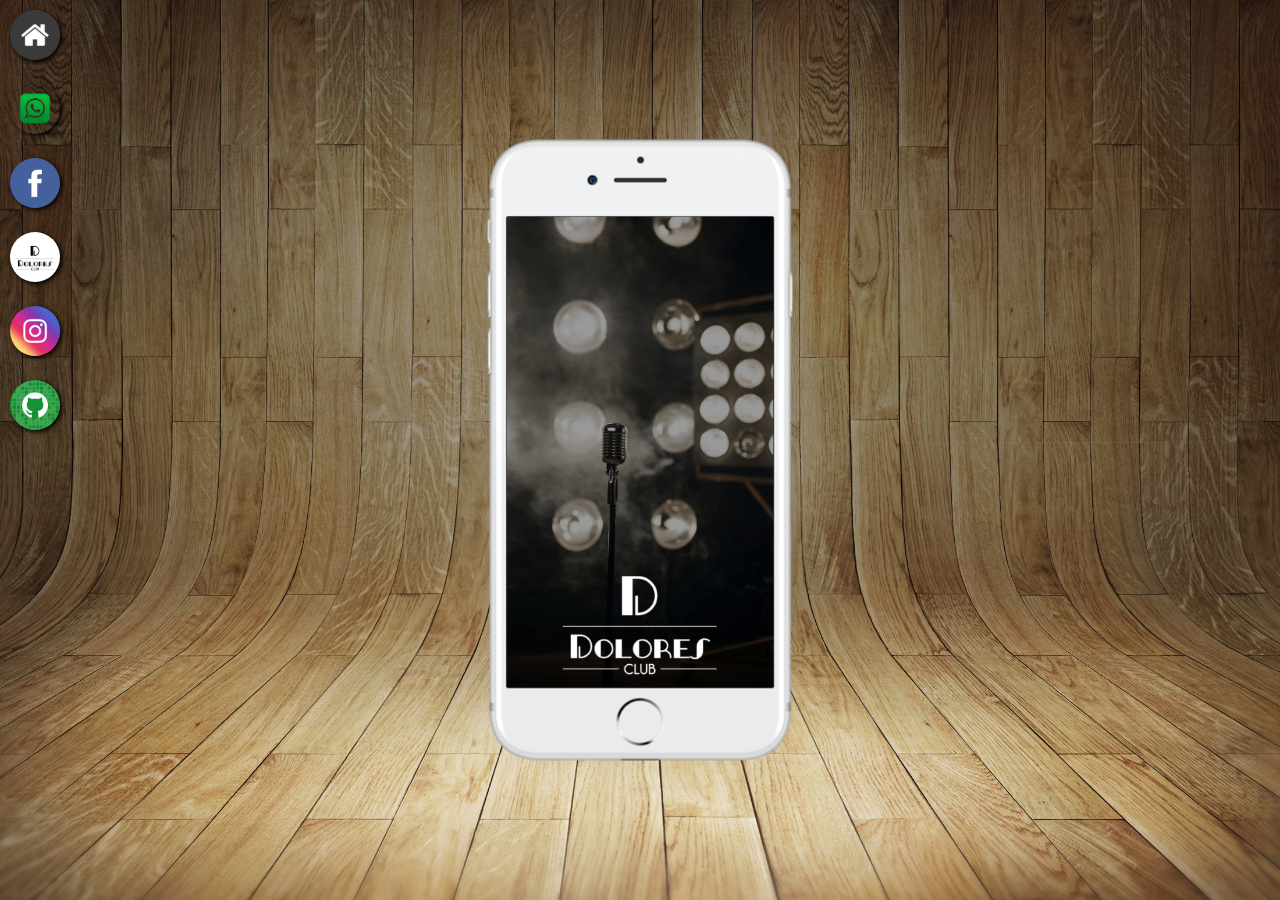
<file: index.html>
<!DOCTYPE html>
<html lang="pt-br">
<head>
    <meta charset="UTF-8">
    <meta name="viewport" content="width=device-width, initial-scale=1.0">
    <link rel="shortcut icon" href="favicon.ico" type="image/x-icon">
    <link rel="stylesheet" href="estilos/style.css">
    <title>Projeto Sociais</title>
</head> 
<body>
    <main>
        <section id="telefone">
            <iframe src="home.html" name="tela" id="tela" frameborder="0"></iframe>
        </section>
        
        <section id="redes-sociais">
            <div id="posicionamento">
            <a href="home.html" target="tela"><img src="imagens/logo-home.jpg" alt="Home"></a><br> 
            <a href="whatsapp.html" target="tela"><img src="imagens/logo-whatsapp.png" alt="Youtube"> </a><br>
            <a href="facebook.html" target="tela"><img src="imagens/logo-facebook.jpg" alt="Github"></a><br>
            <a href="twitter.html" target="tela"><img src="imagens/logo-dolores.png" alt="Twiter"></a><br>
            <a href="instagram.html" target="tela"><img src="imagens/logo-instagram.jpg" alt="Instagram"></a><br>
            <a href="github.html" target="tela"><img src="imagens/logo-github.jpg" alt="Facebook"></a>
        </div>
        </section>
    </main>
</body>
</html>
</file>
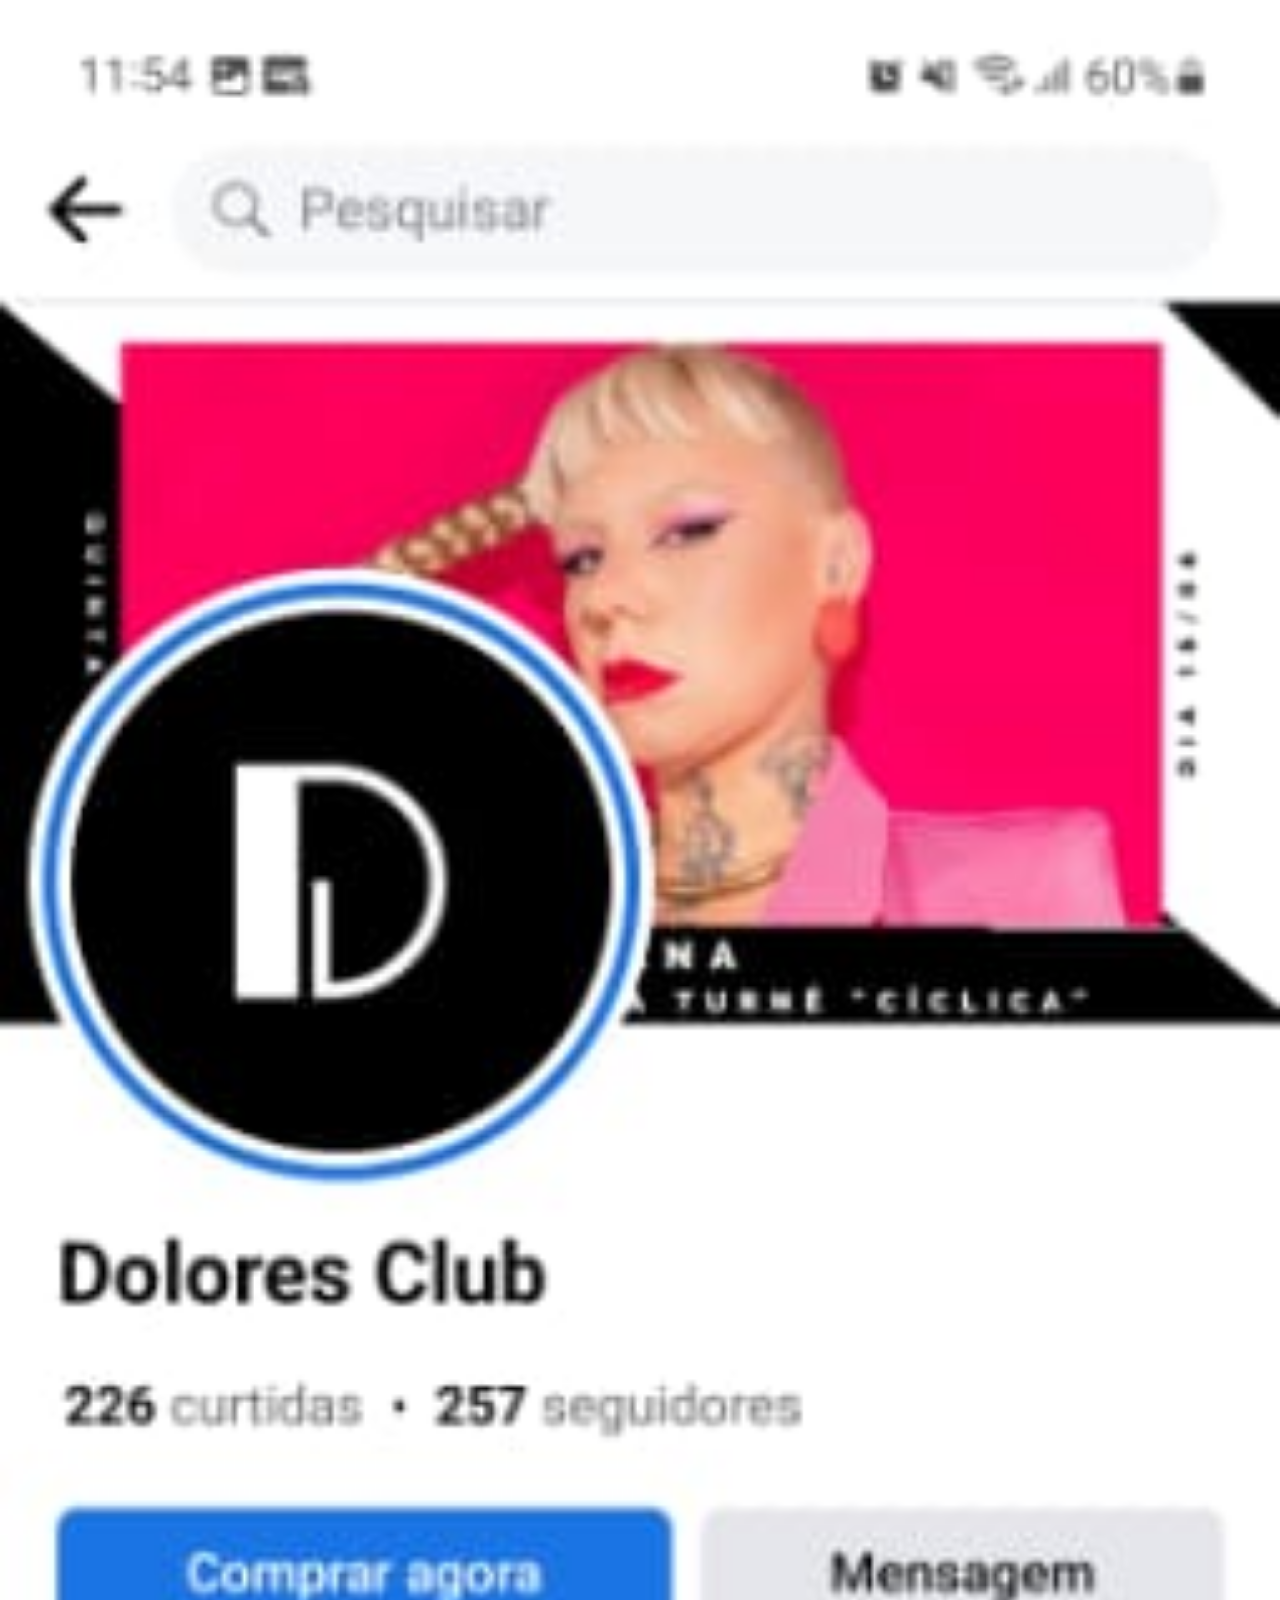
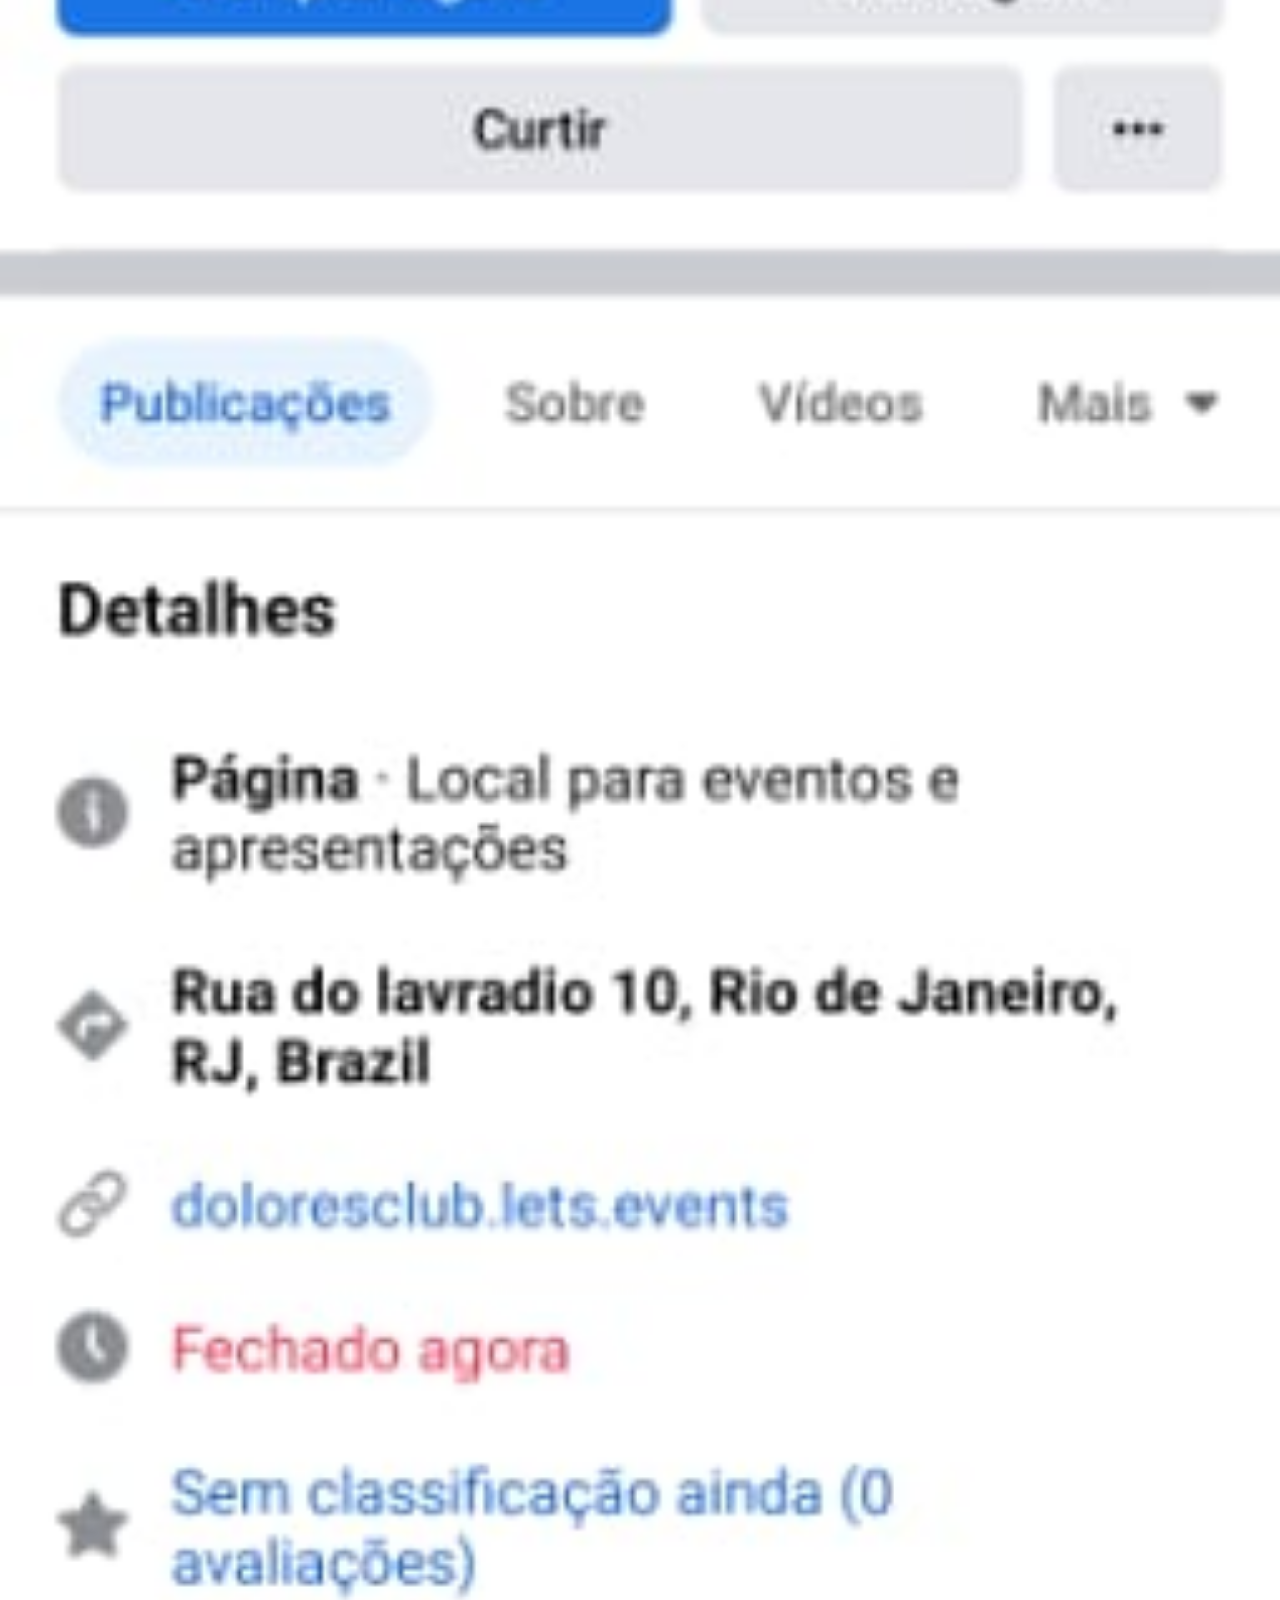
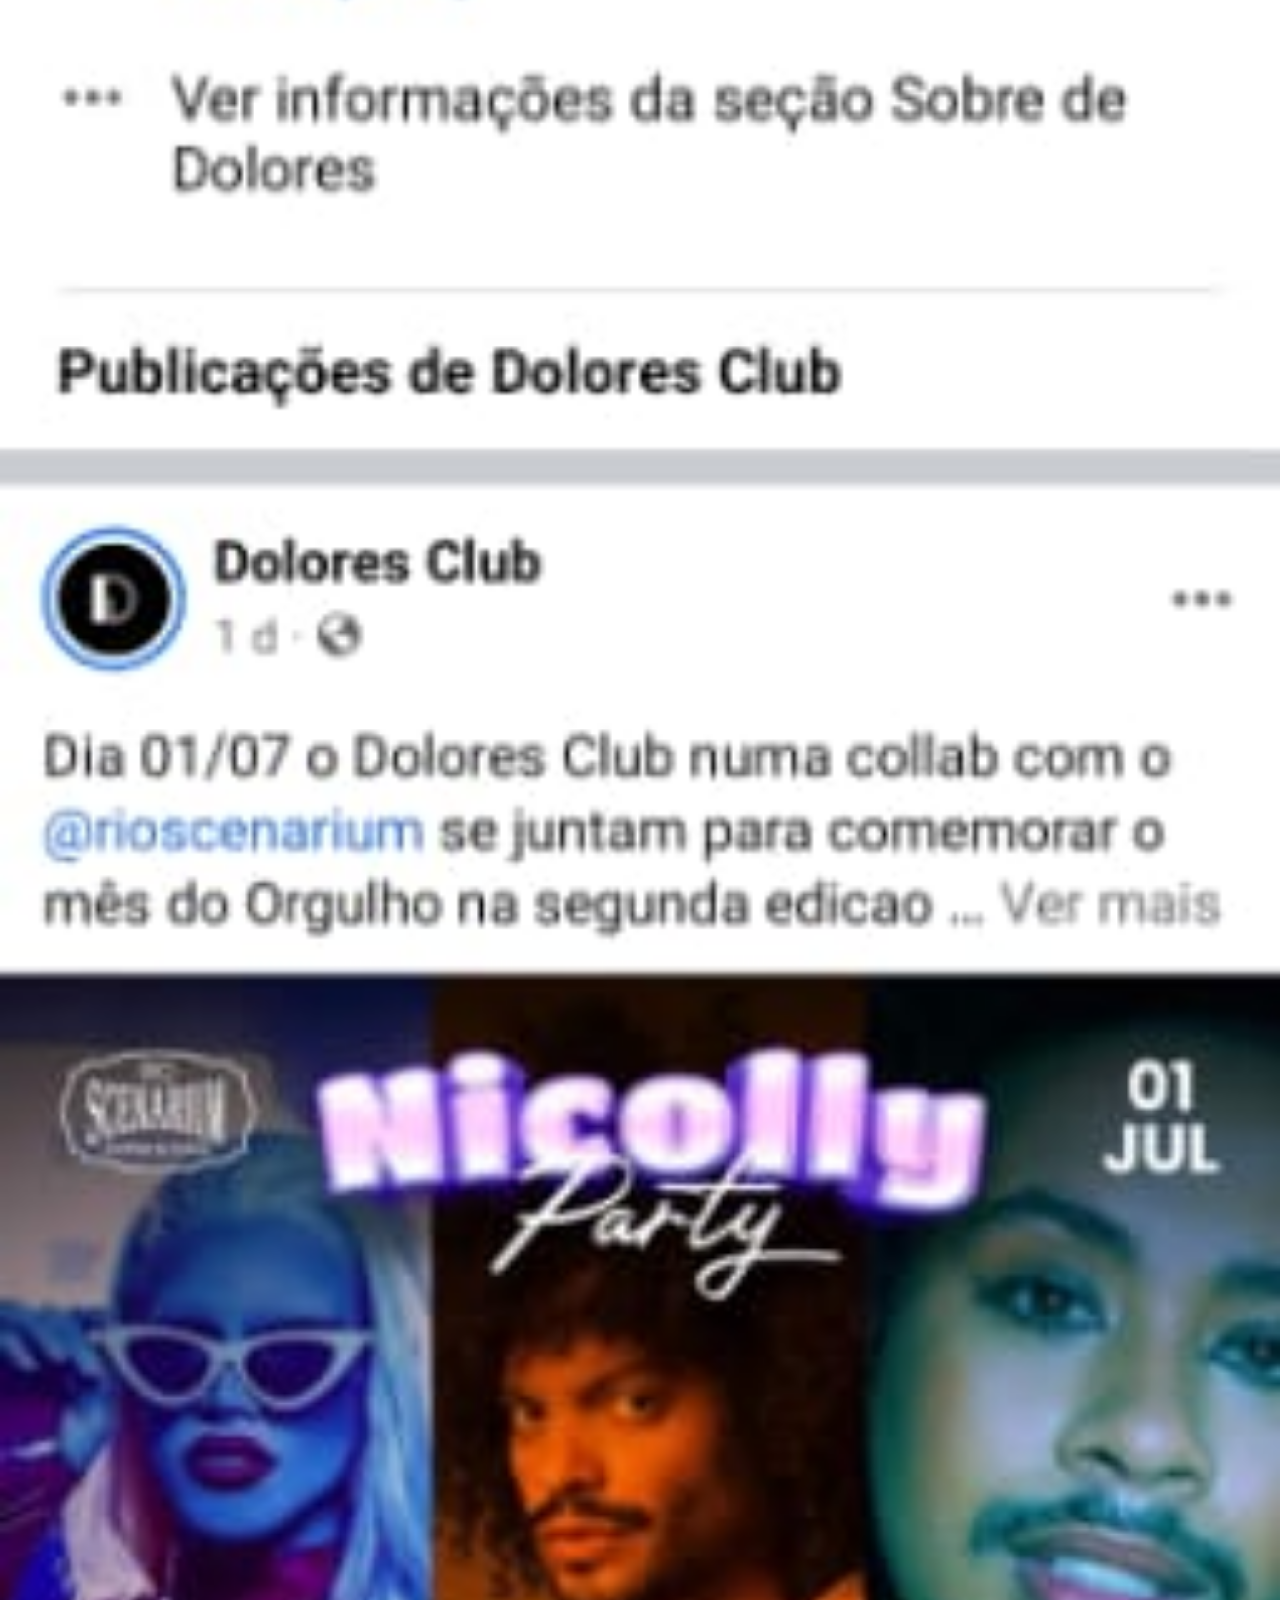
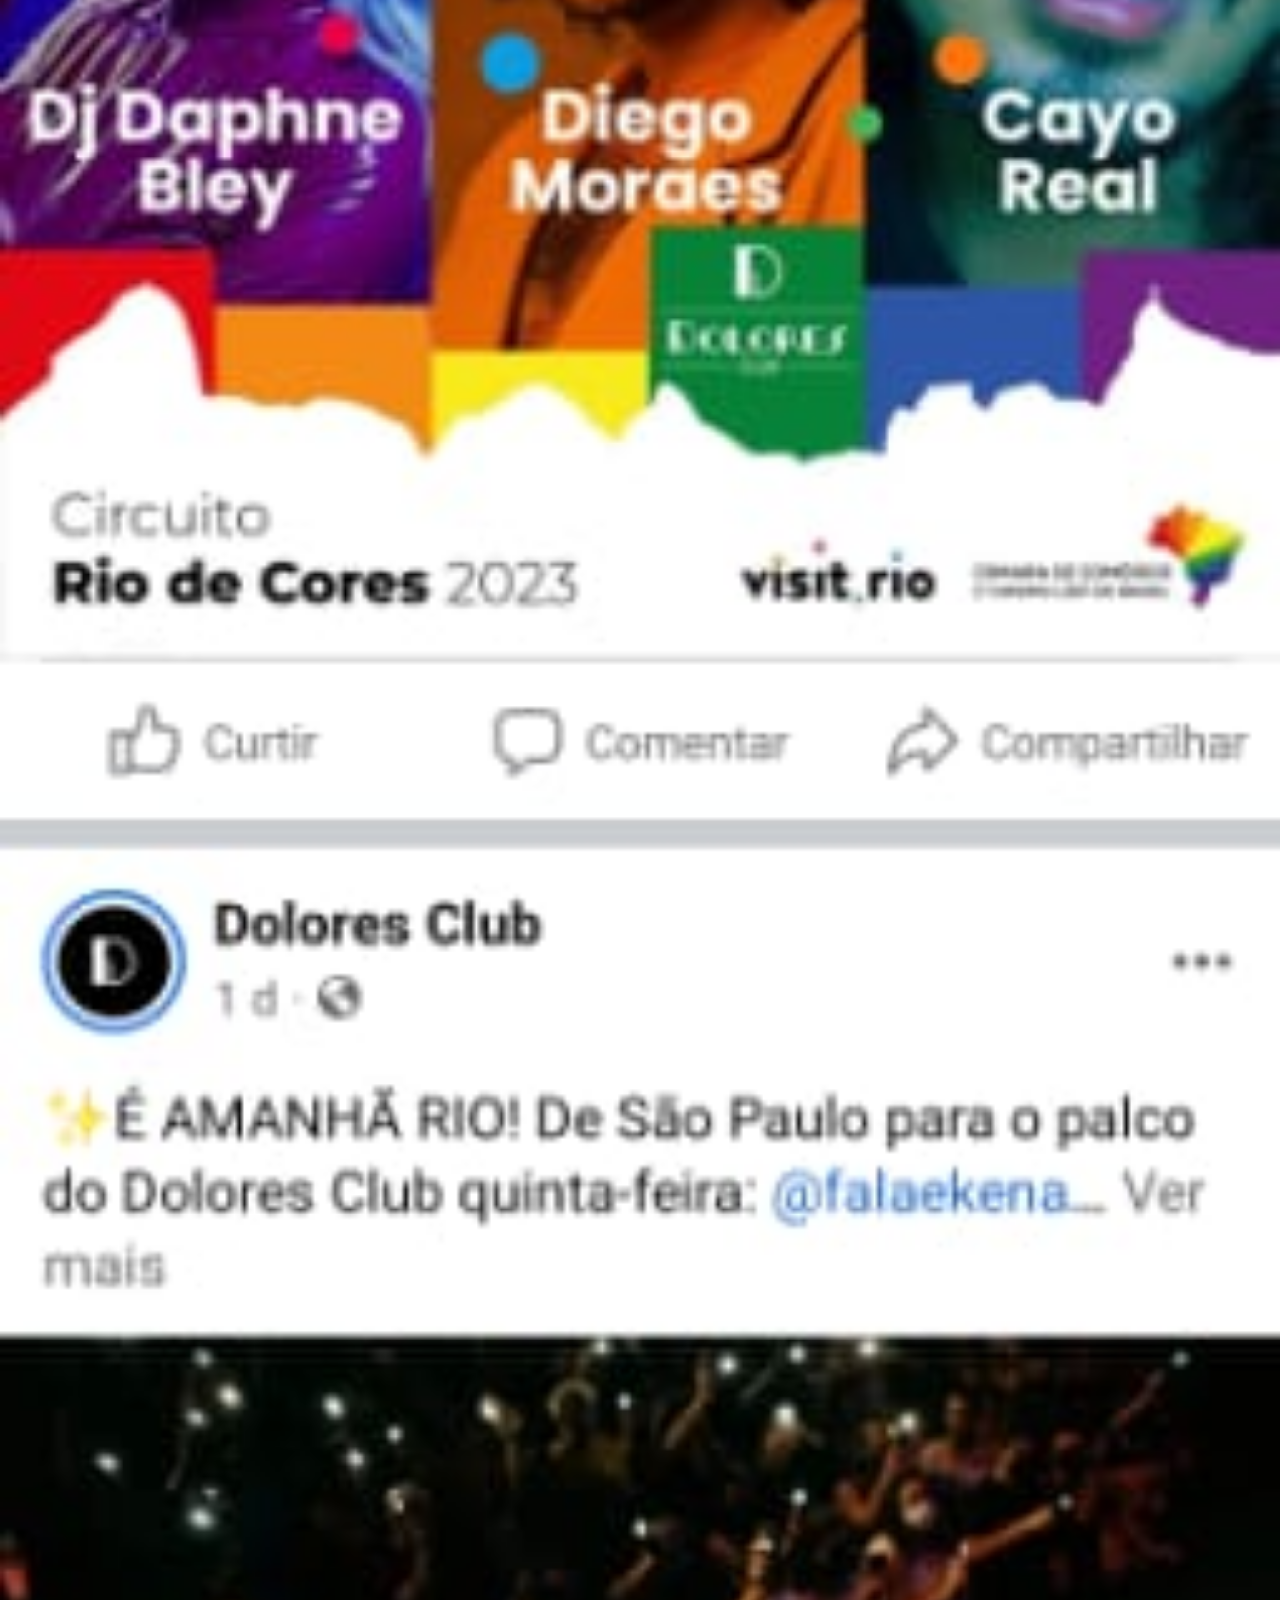
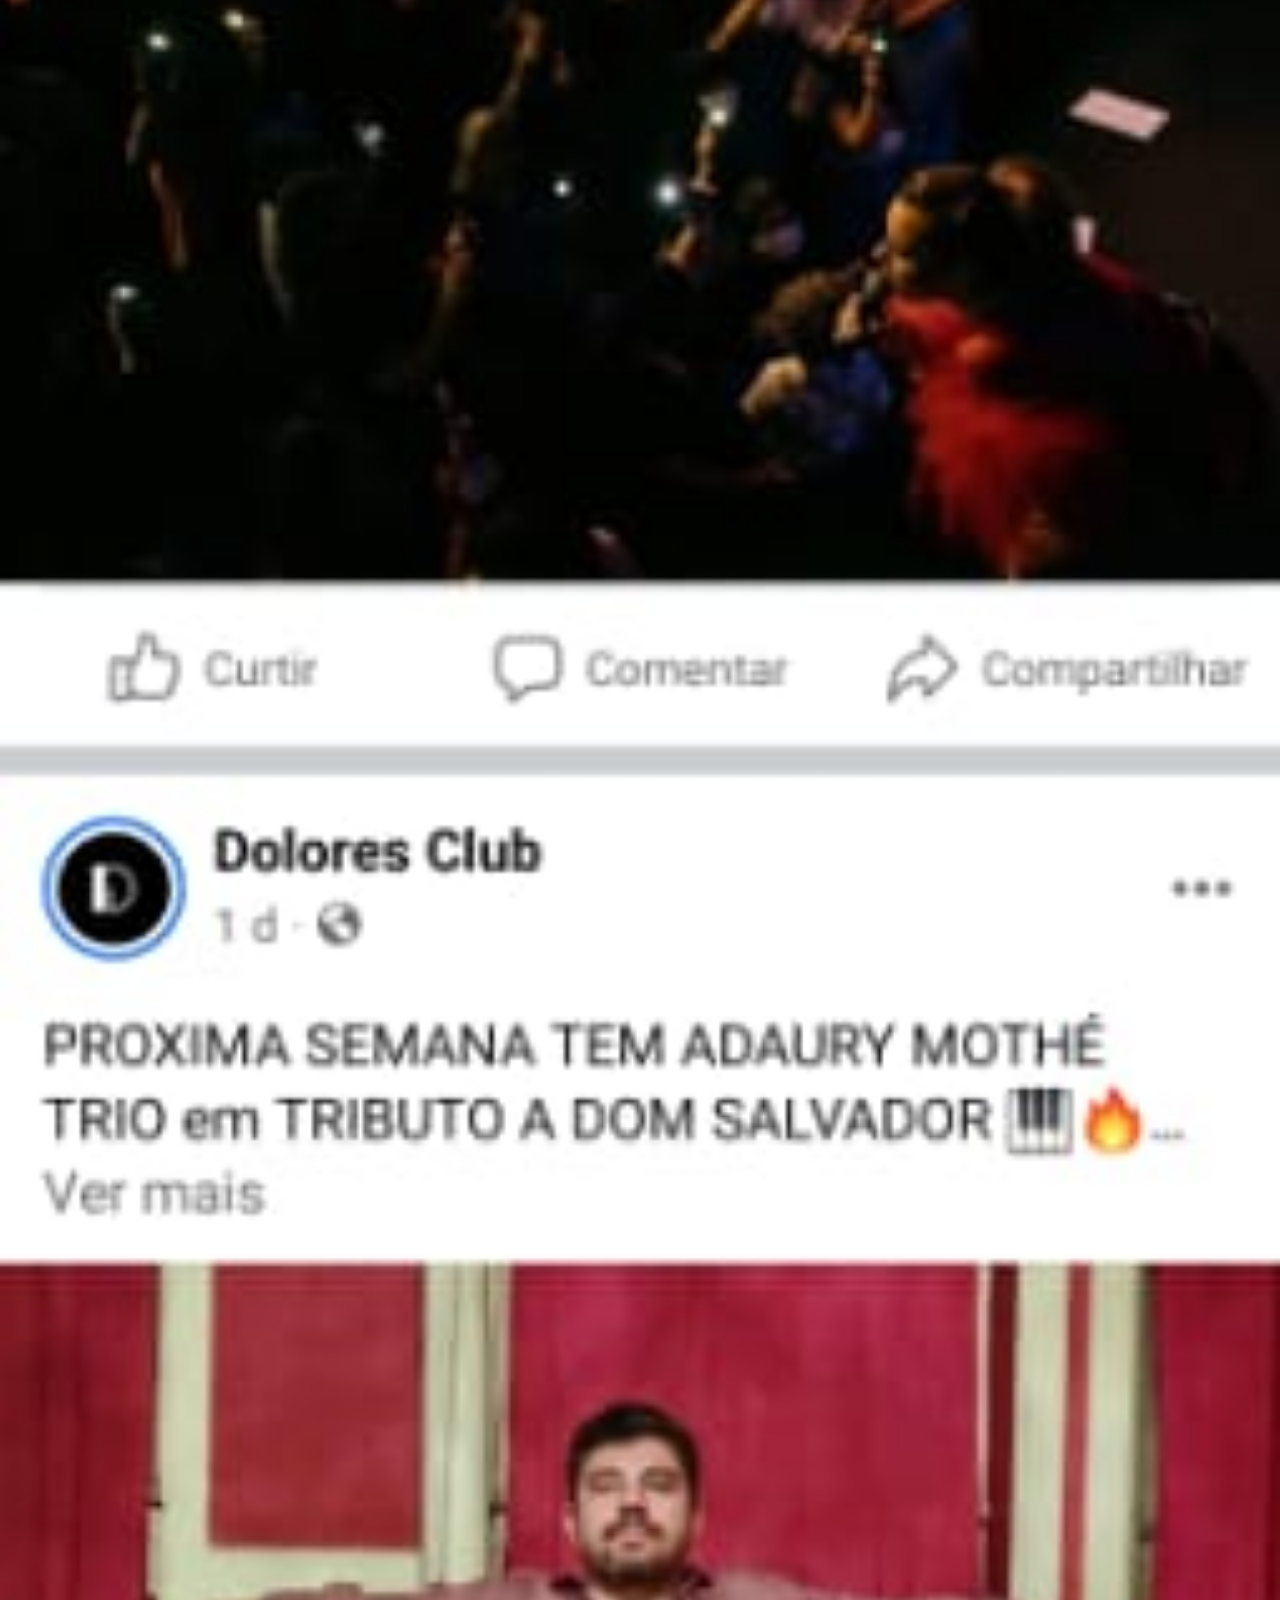
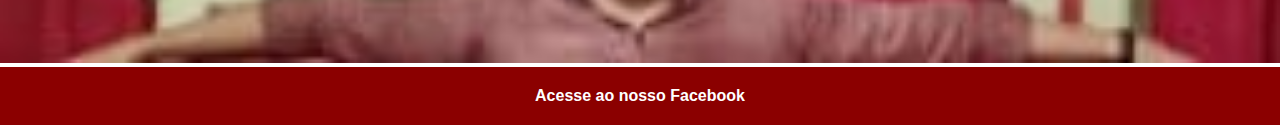
<file: facebook.html>
<!DOCTYPE html>
<html lang="pt-br">
<head>
    <meta charset="UTF-8">
    <meta name="viewport" content="width=device-width, initial-scale=1.0">
    <title>Facebook</title>
    <link rel="stylesheet" href="estilos/social.css">
</head>
<body>
    <img src="imagens/facebook-dolores.jpg" alt="Facebook">
    <a href="https://www.facebook.com/doloresclublavradio"target="_blank">Acesse ao nosso Facebook</a>
</body>
</html>
</file>
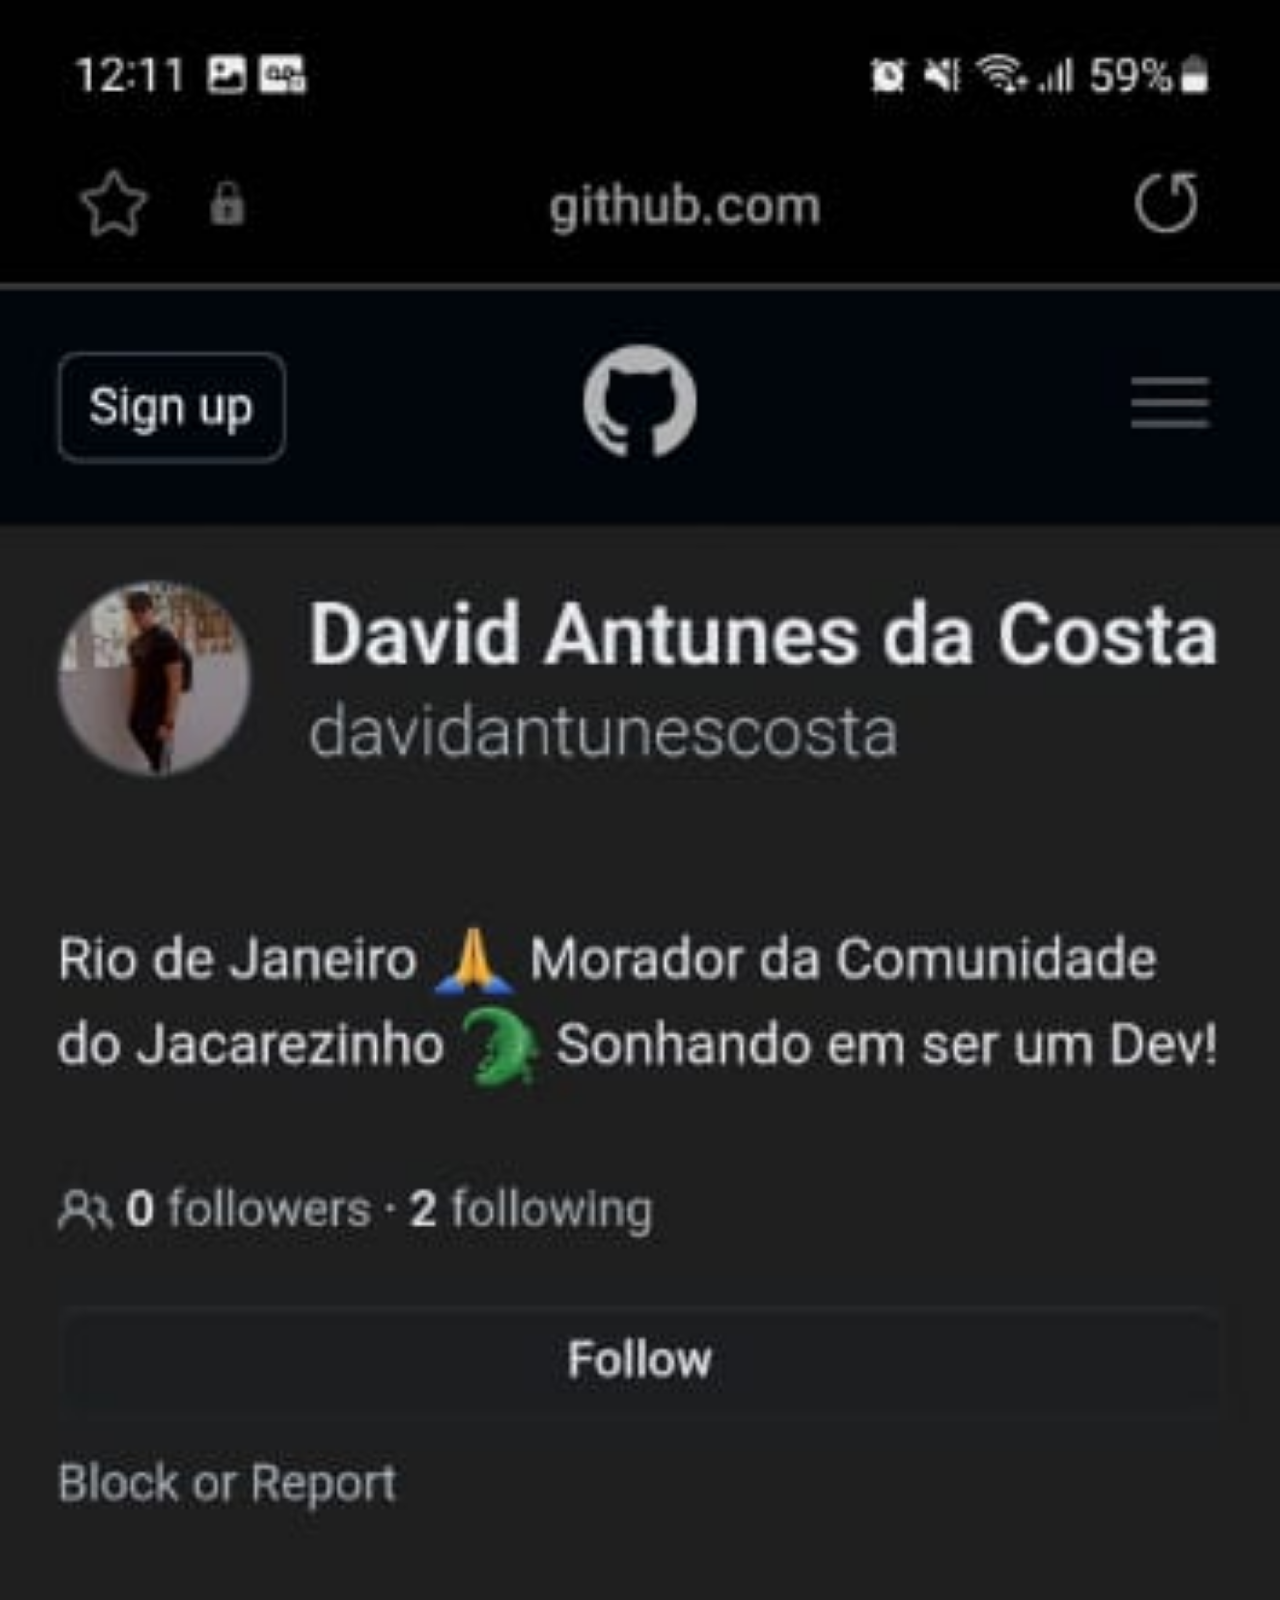
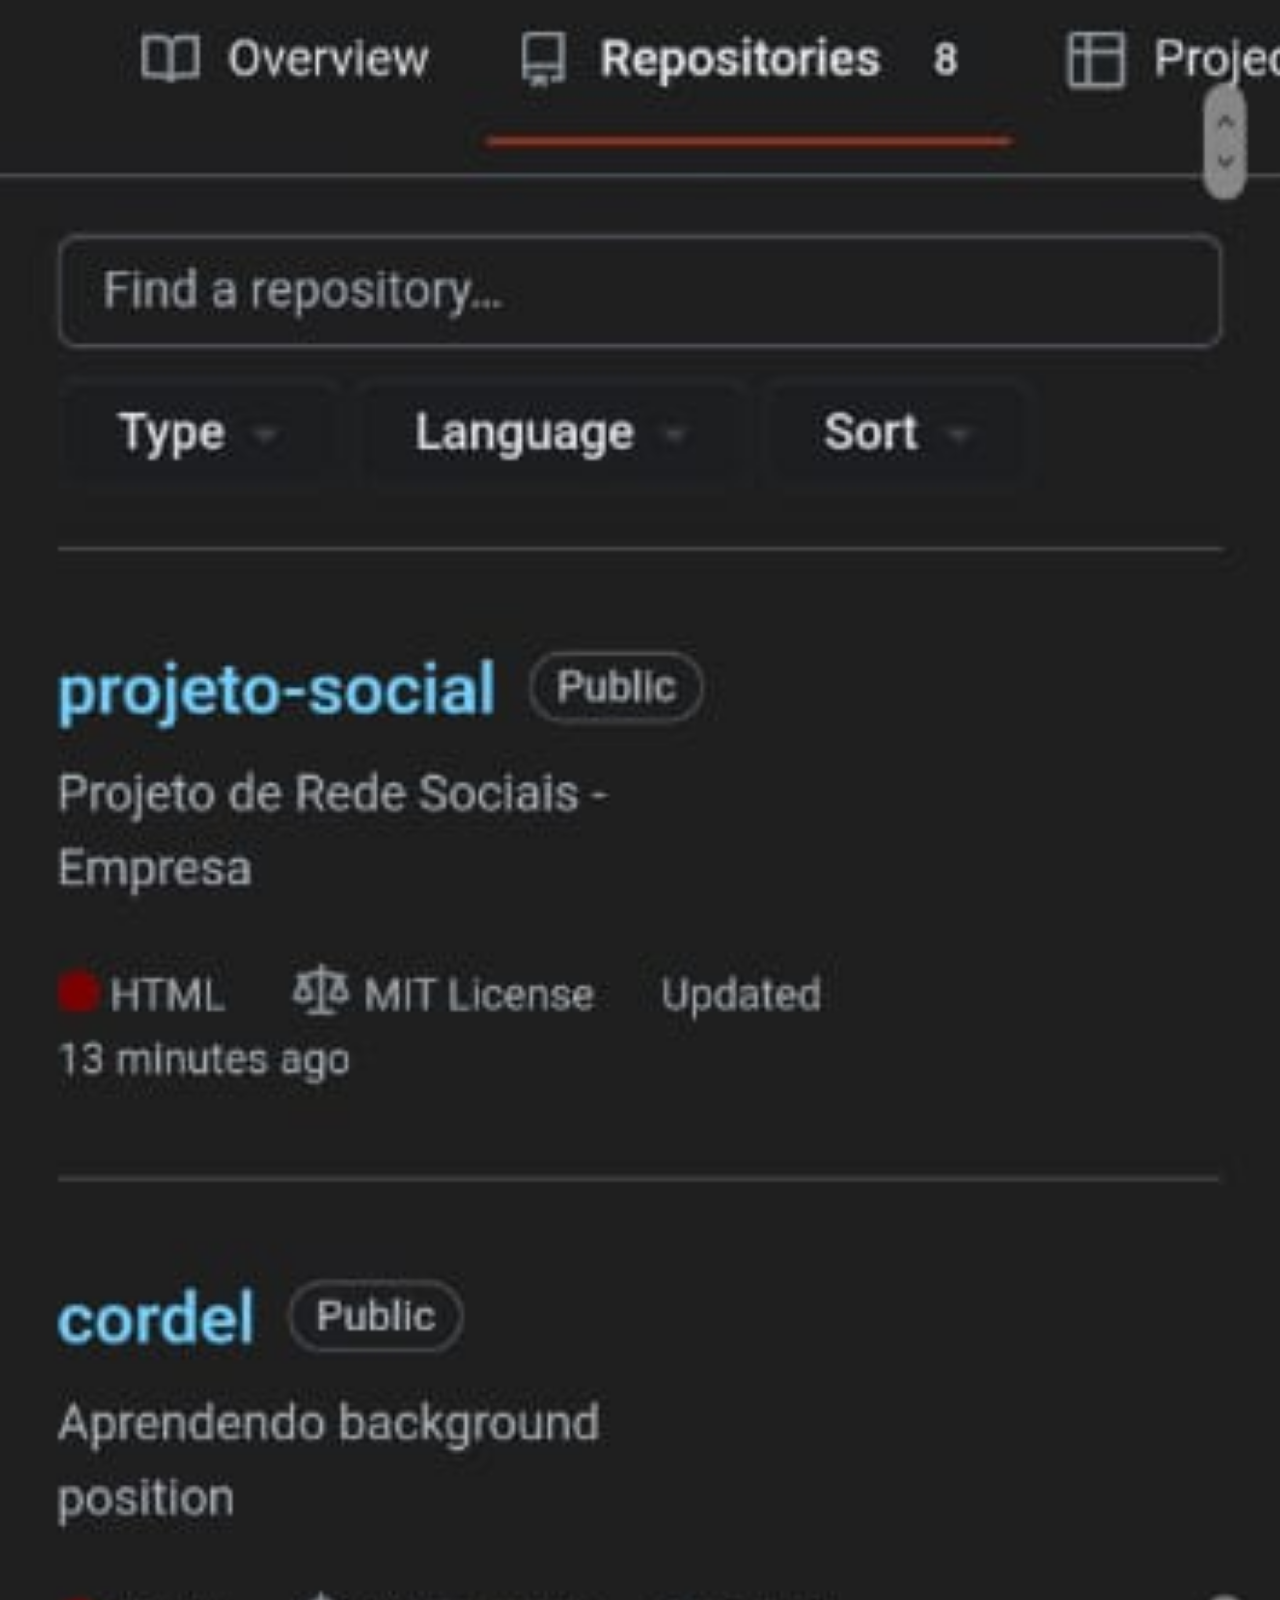
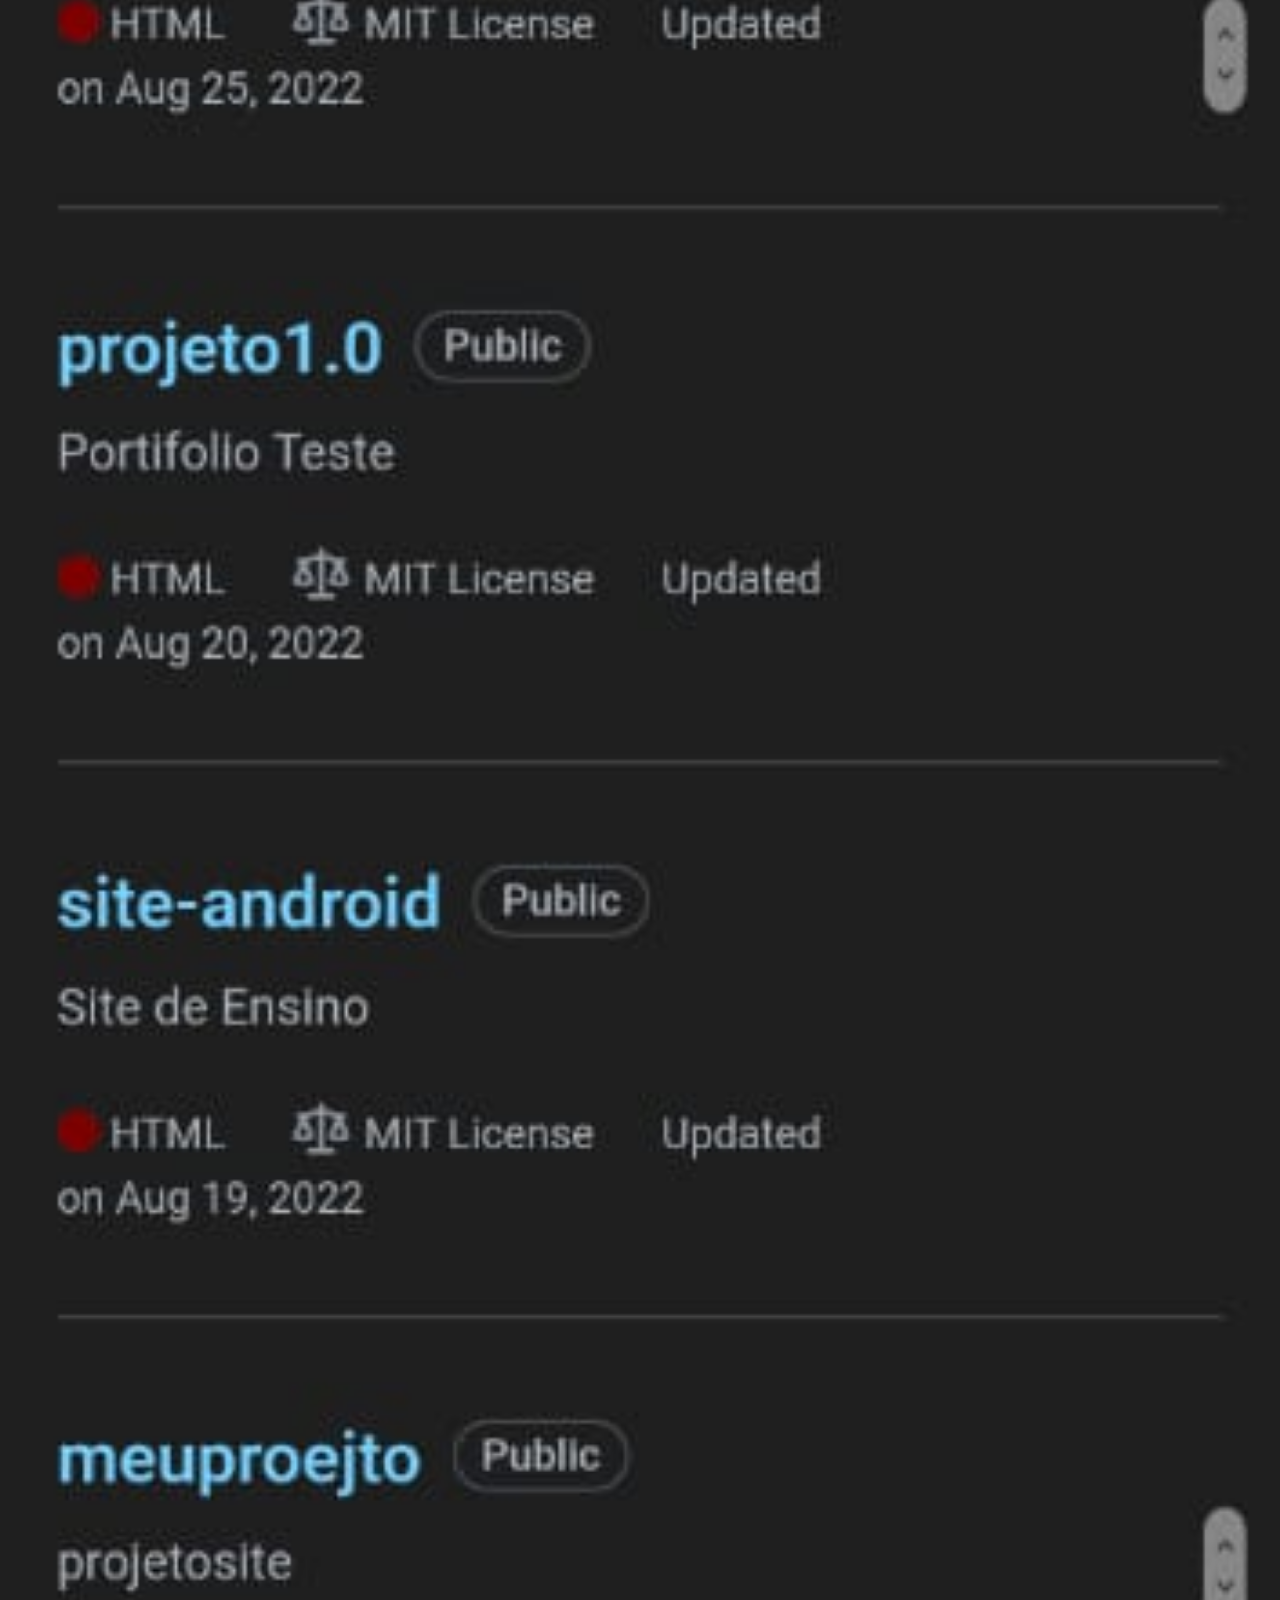
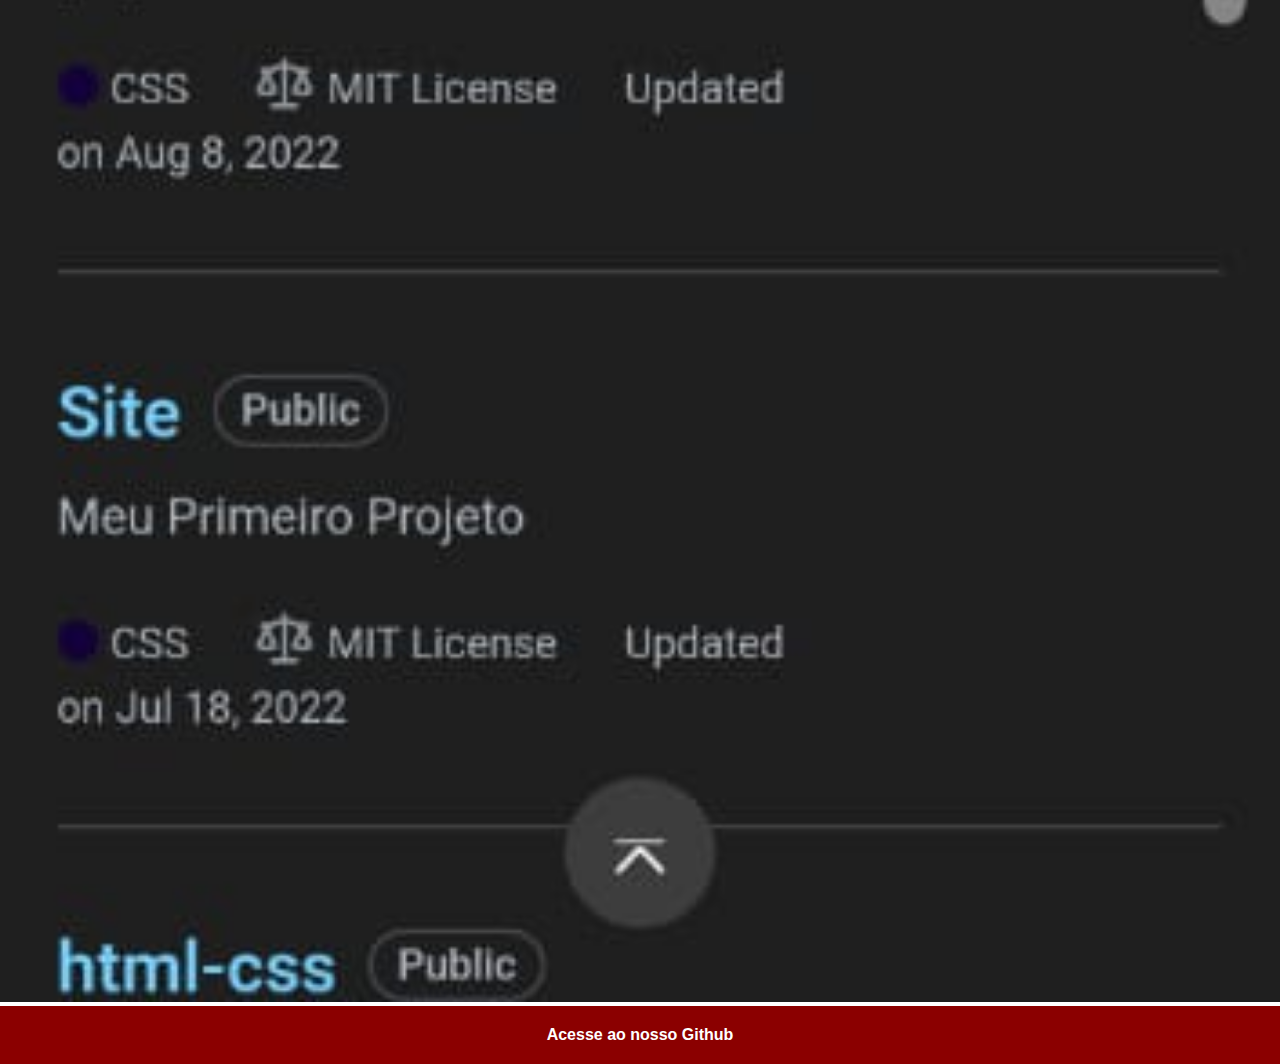
<file: github.html>
<!DOCTYPE html>
<html lang="pt-br">
<head>
    <meta charset="UTF-8">
    <meta name="viewport" content="width=device-width, initial-scale=1.0">
    <title>Github</title>
    <link rel="stylesheet" href="estilos/social.css">
</head>
<body>
    <img src="imagens/tela-gitbubdavid.jpg" alt="Github">
    <a href="https://github.com/davidantunescosta?tab=repositories" target="_blank">Acesse ao nosso Github</a>
</body>
</html>
</file>
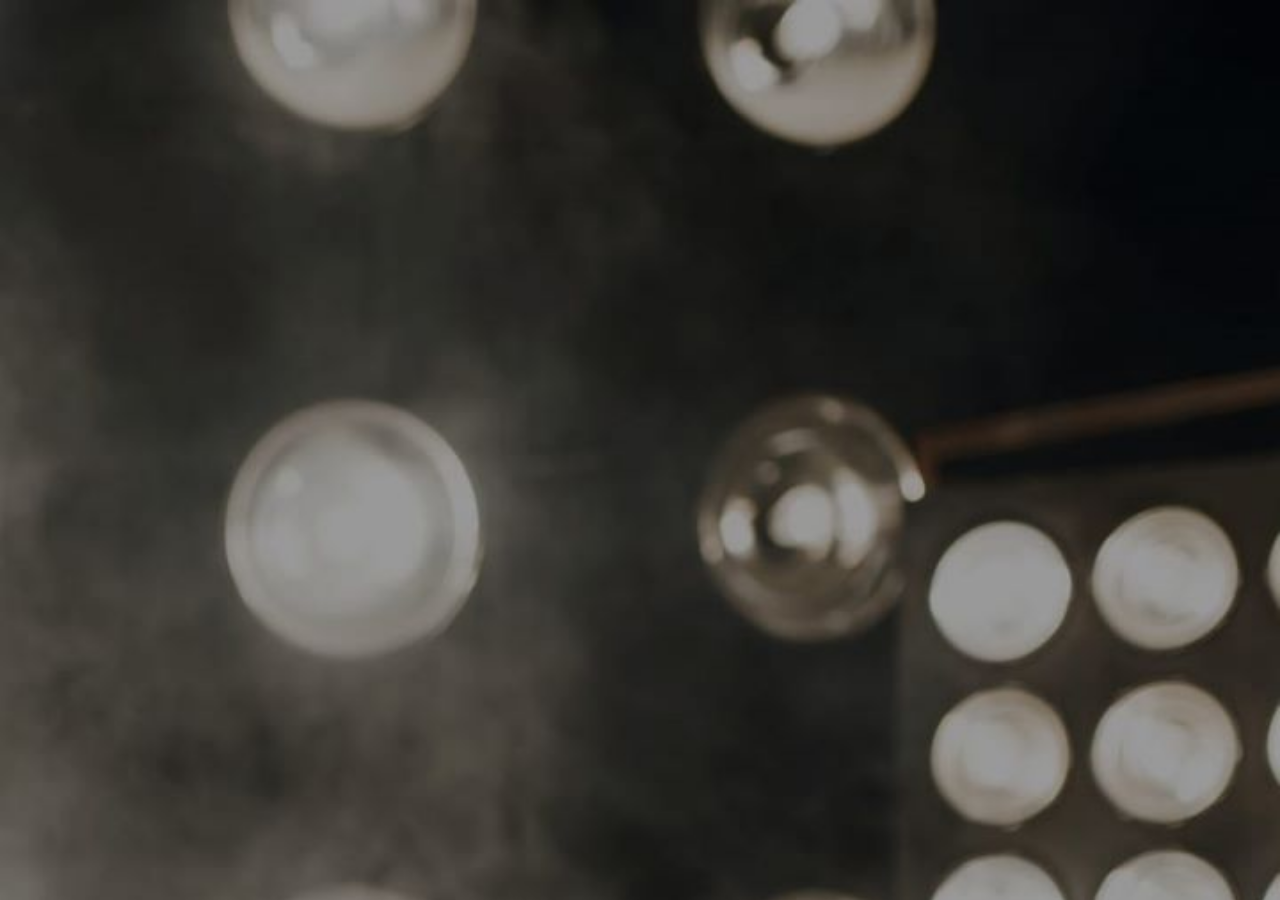
<file: home.html>
<!DOCTYPE html>
<html lang="pt-br">
<head>
    <meta charset="UTF-8">
    <meta name="viewport" content="width=device-width, initial-scale=1.0">
    <title>Home</title>
</head>

<style>
    * {
        margin: 0px;
        padding: 0px;
    }

    body {
        width: 100vw;
        height: 100vh;
        background: black url('imagens/dolores-telafundo.jpg') no-repeat top center;
        background-size: cover;
    }
</style>

<body>
    
</body>
</html>
</file>
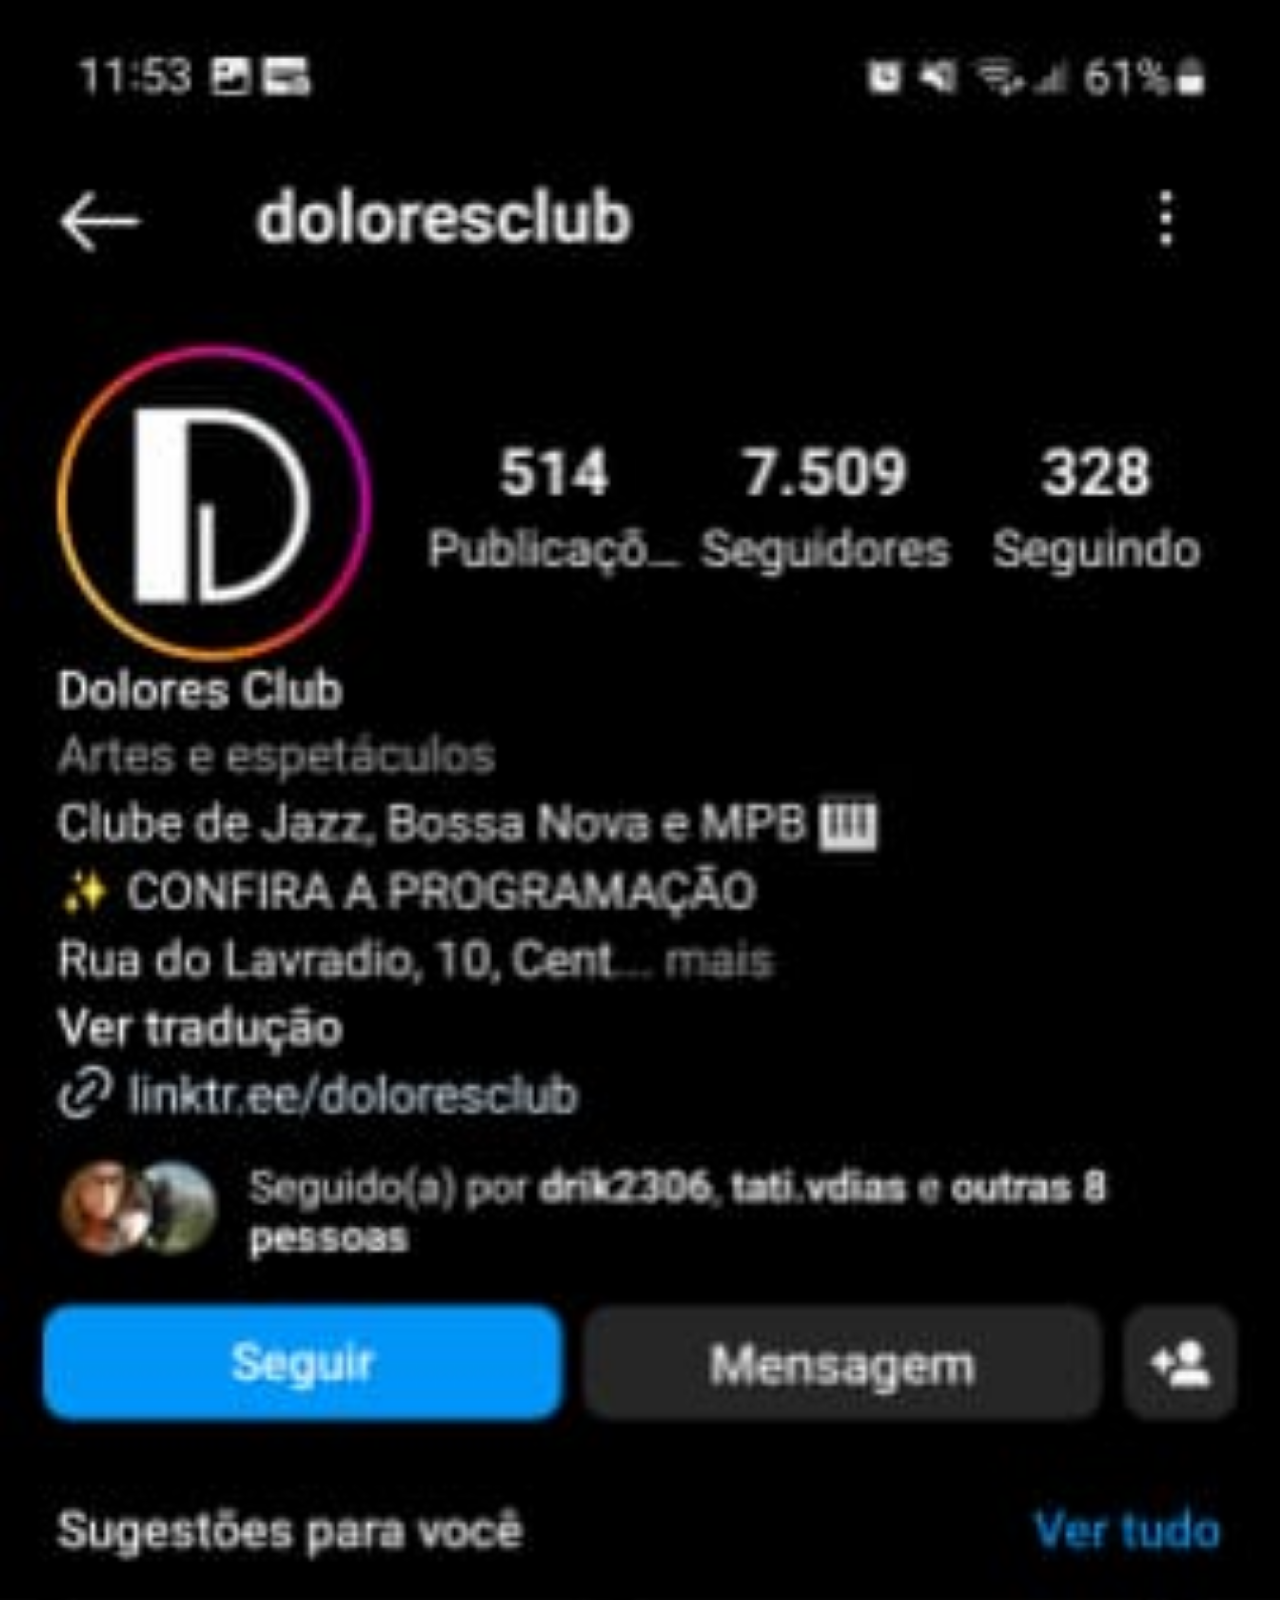
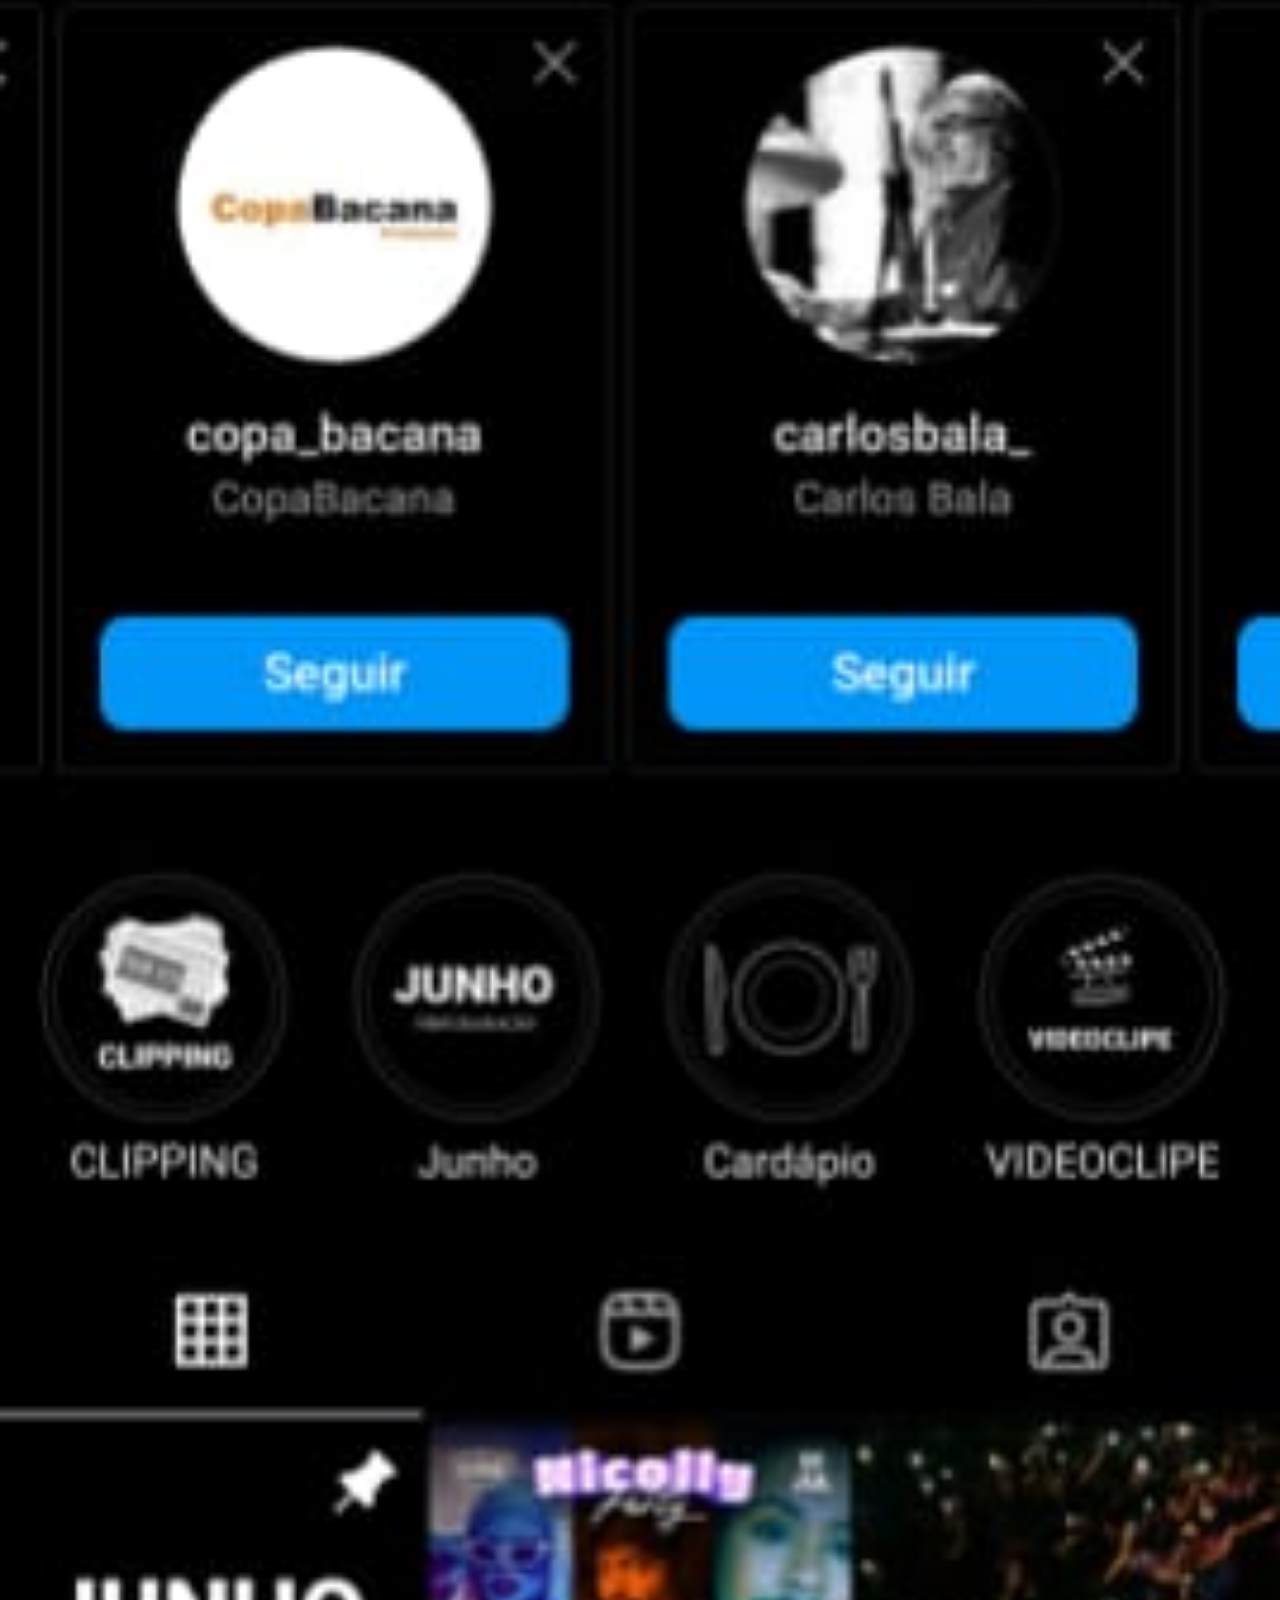
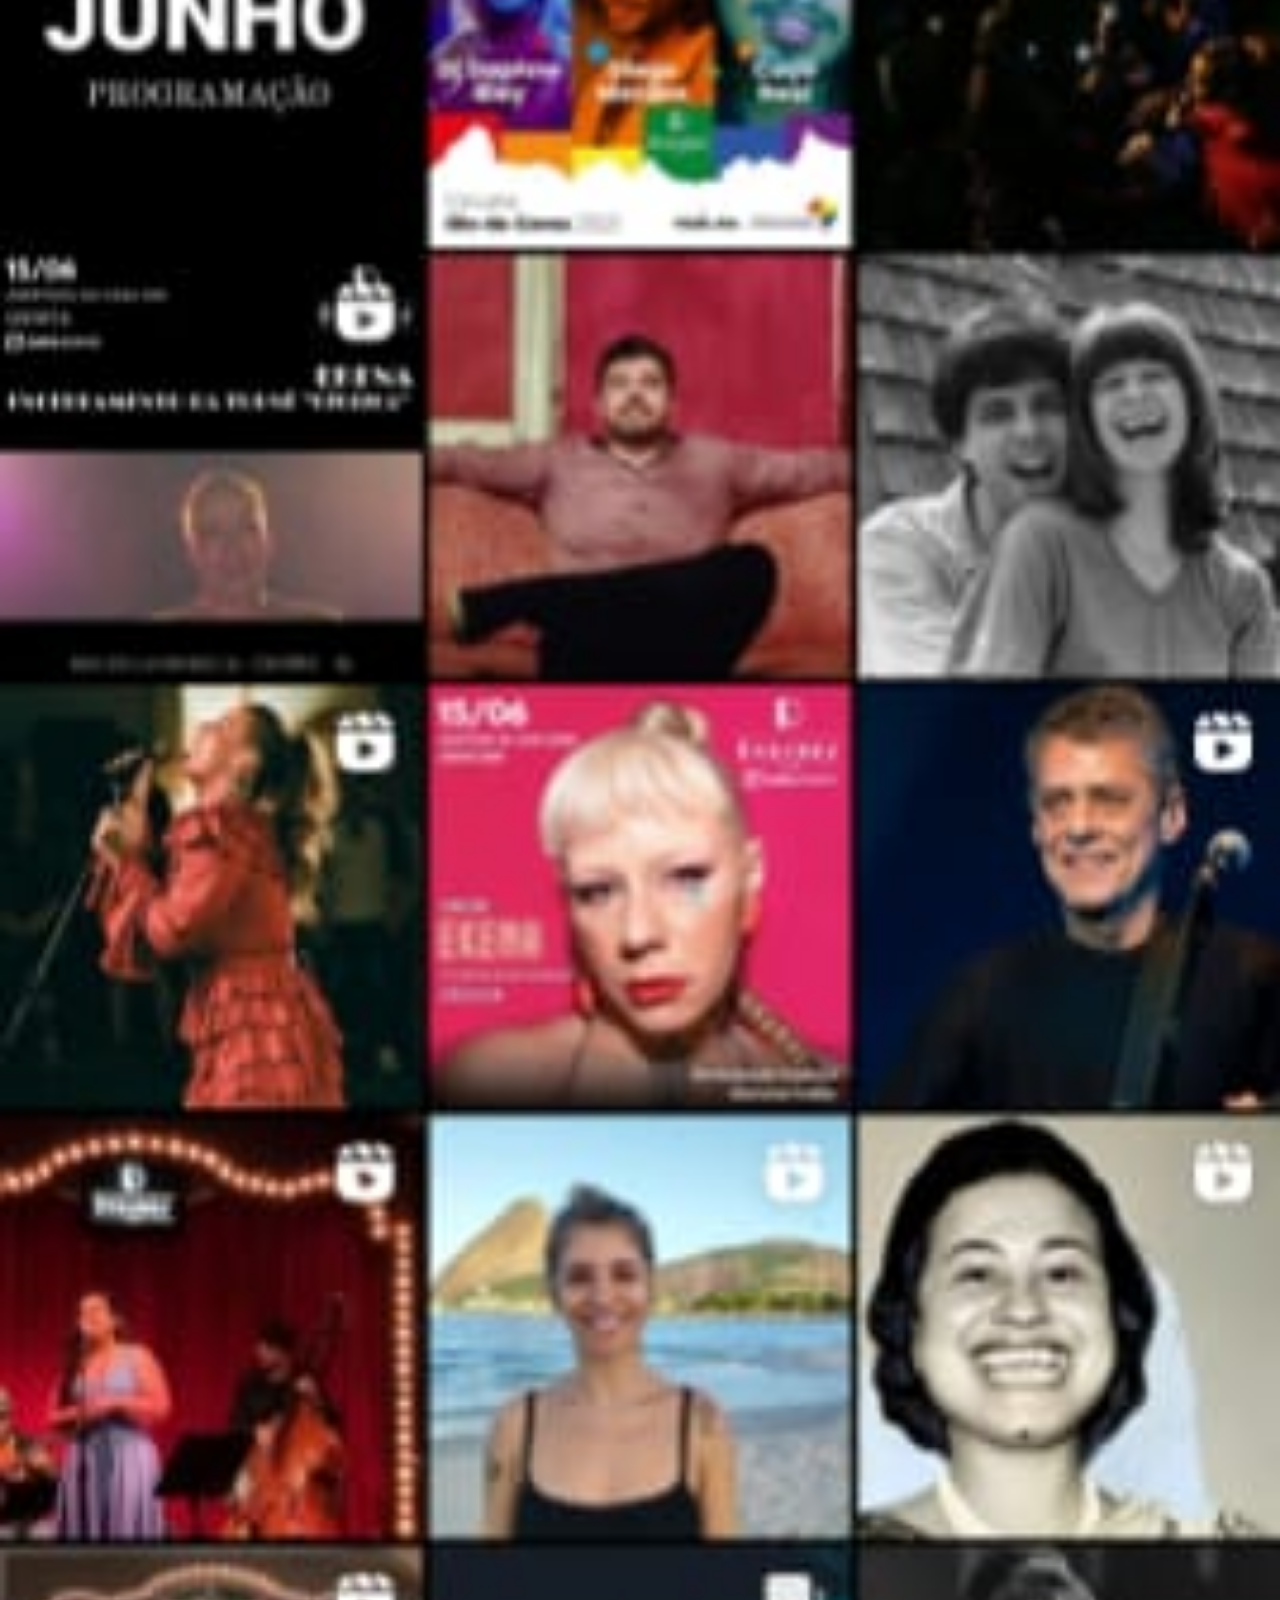
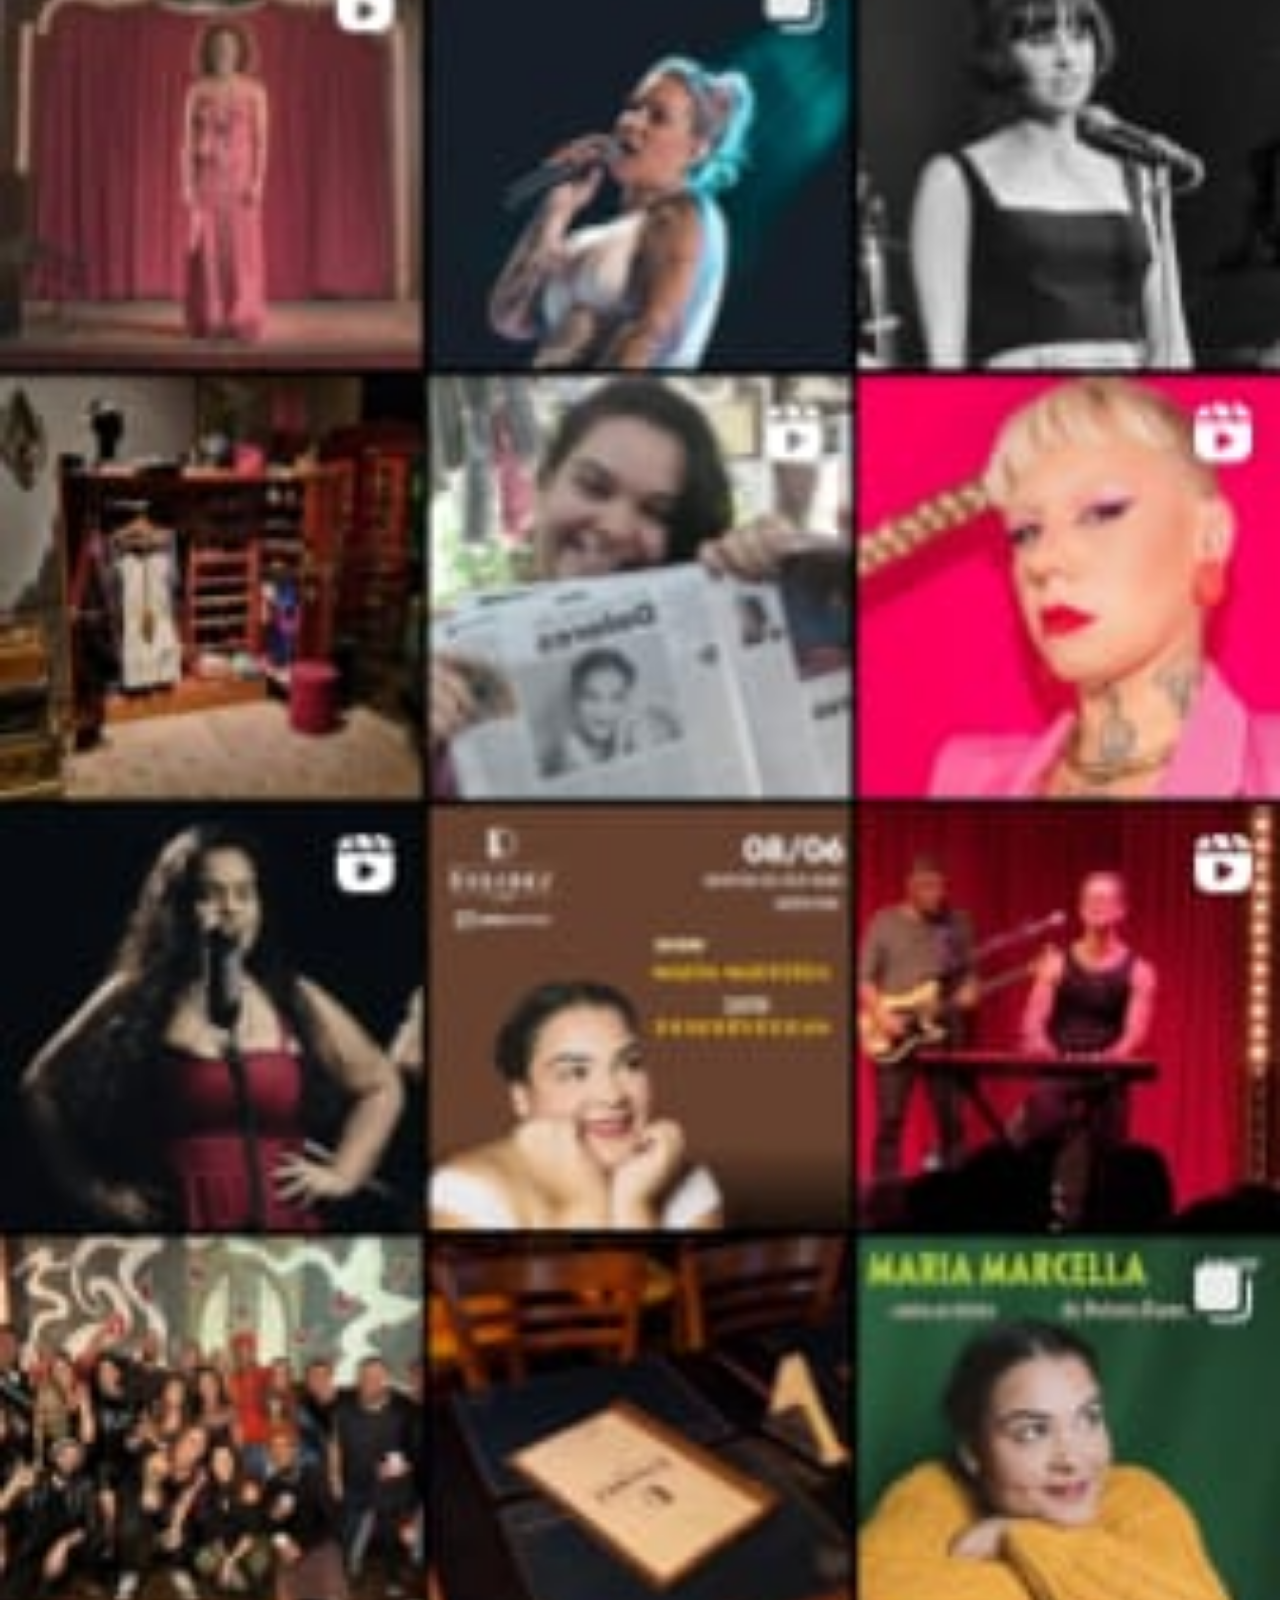
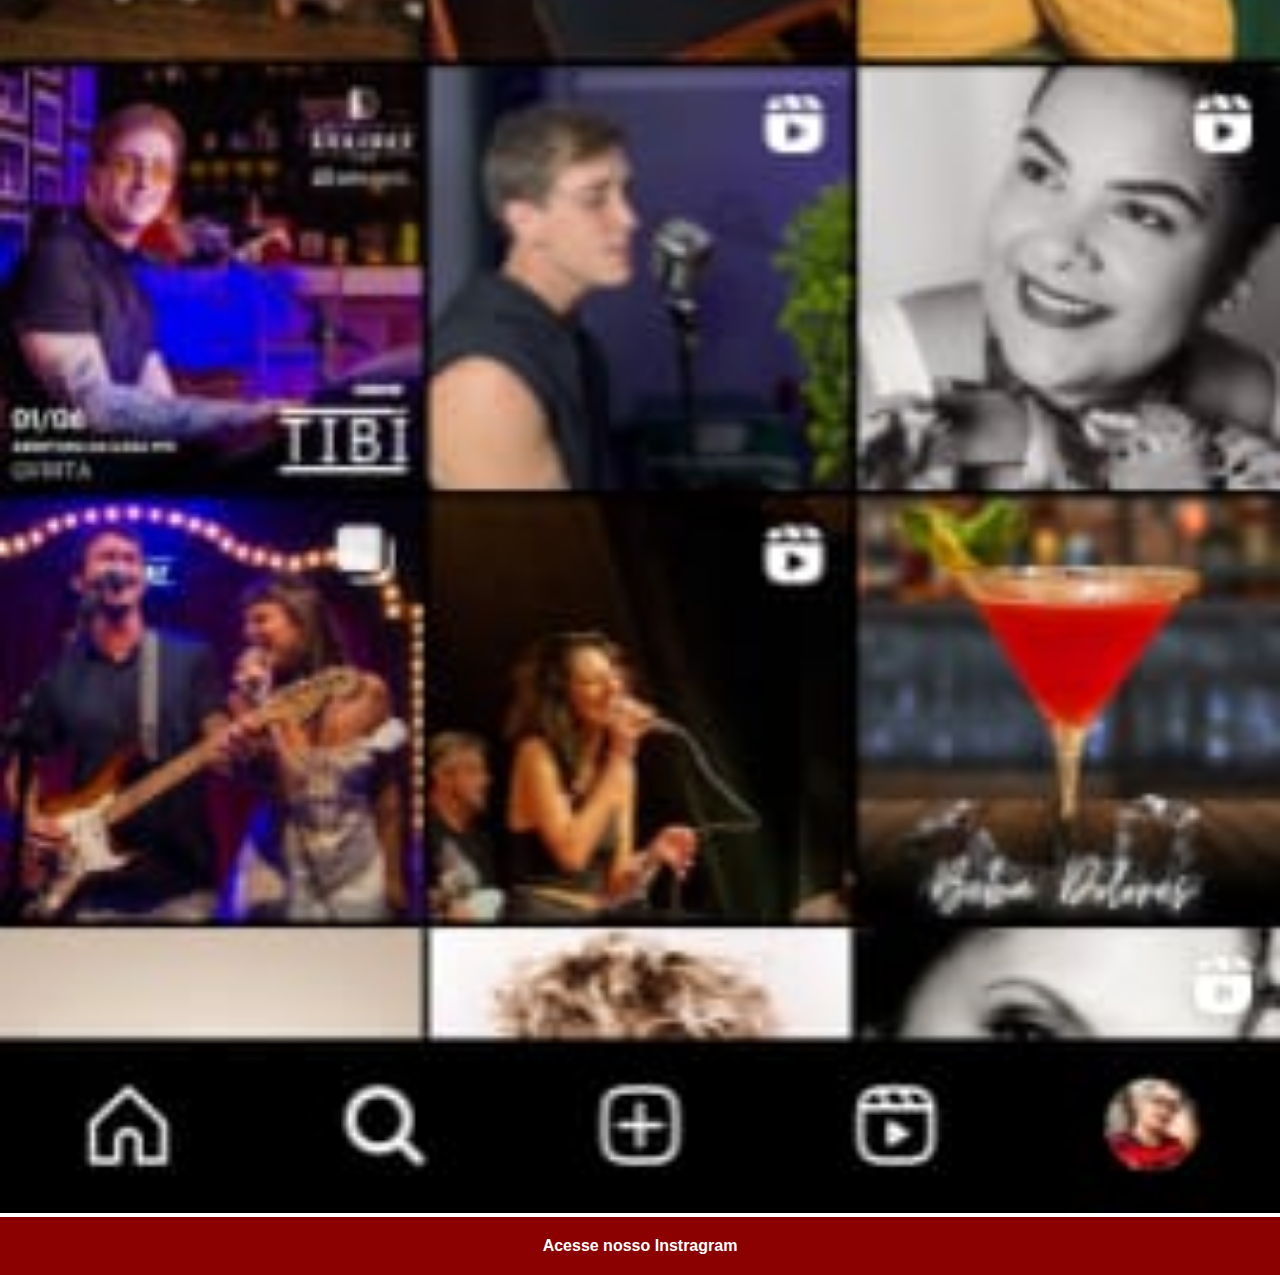
<file: instagram.html>
<!DOCTYPE html>
<html lang="pt-br">
<head>
    <meta charset="UTF-8">
    <meta name="viewport" content="width=device-width, initial-scale=1.0">
    <title>Instagram</title>
    <link rel="stylesheet" href="estilos/social.css">
</head>
<body>
    <img src="imagens/instragram-dolores.jpg" alt="Instagram">
    <a href="https://www.instagram.com/doloresclub/"target="_blank">Acesse nosso Instragram</a>
</body>
</html>
</file>
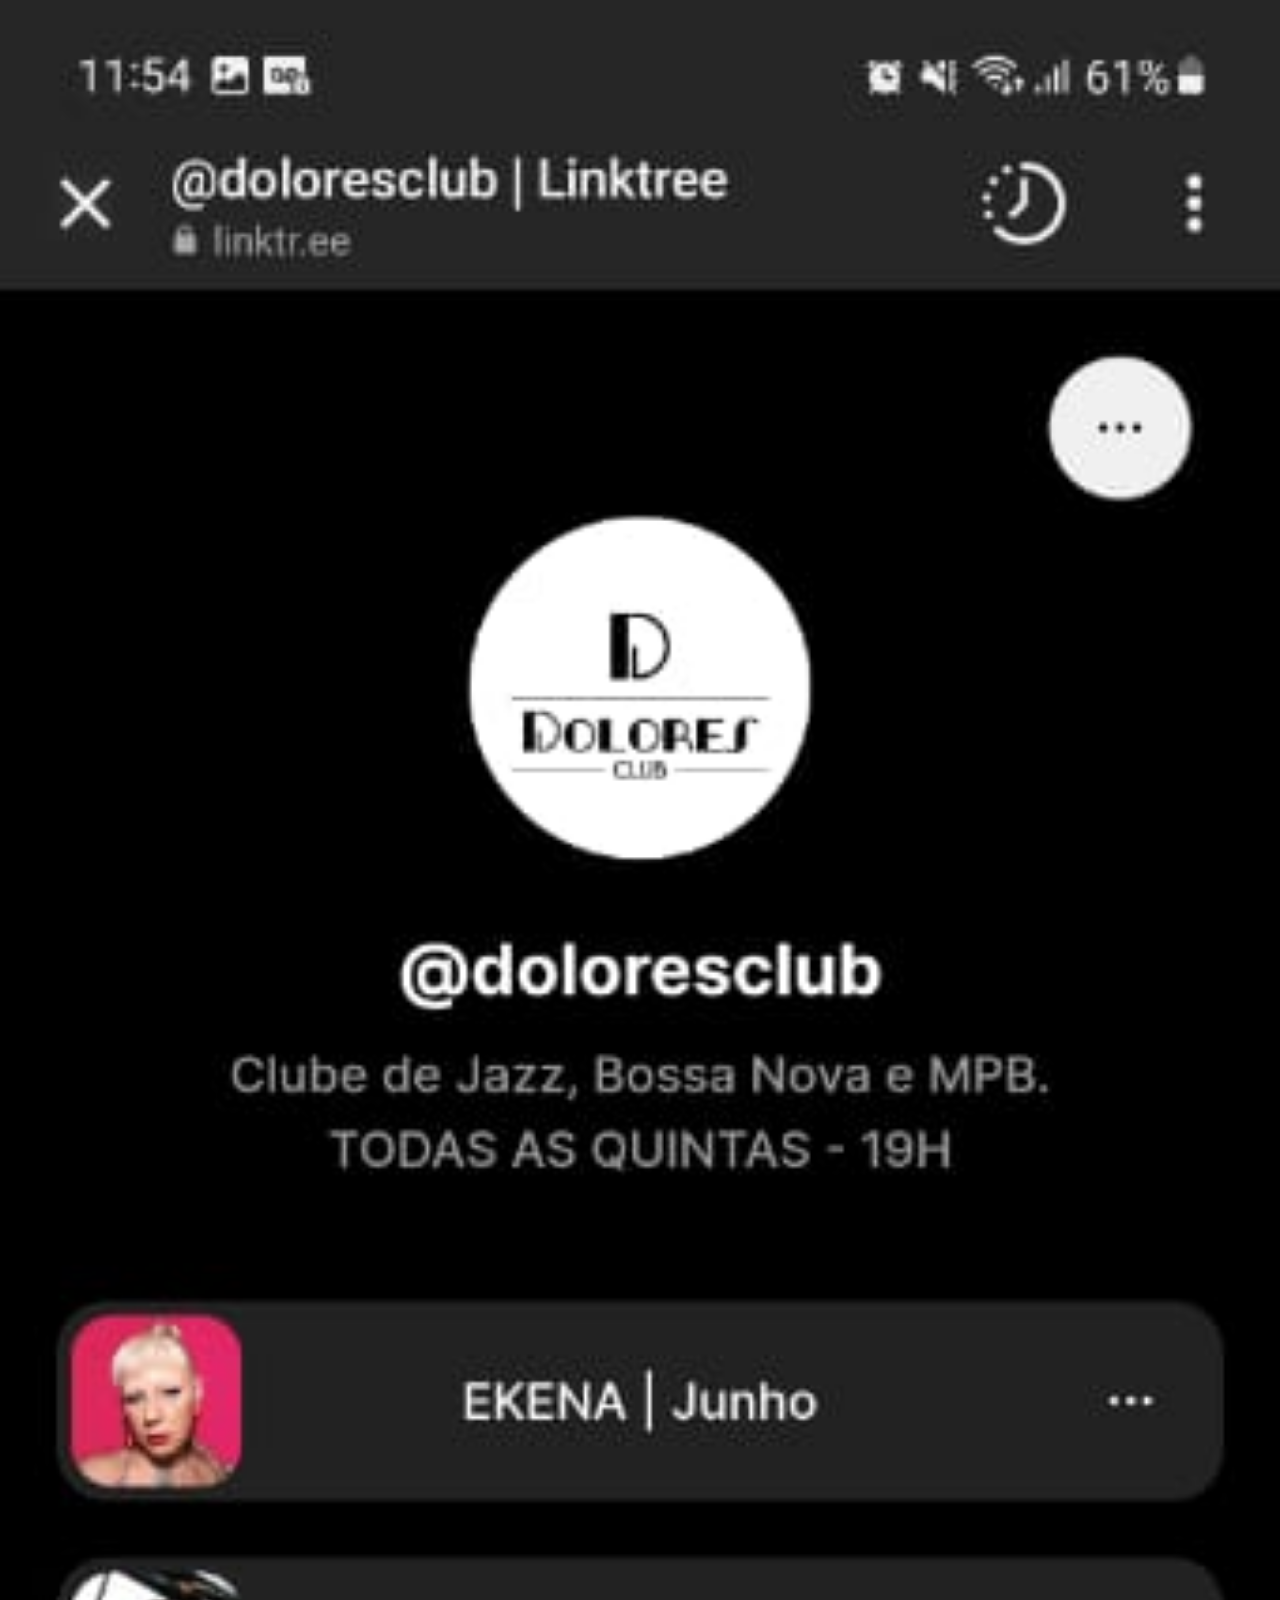
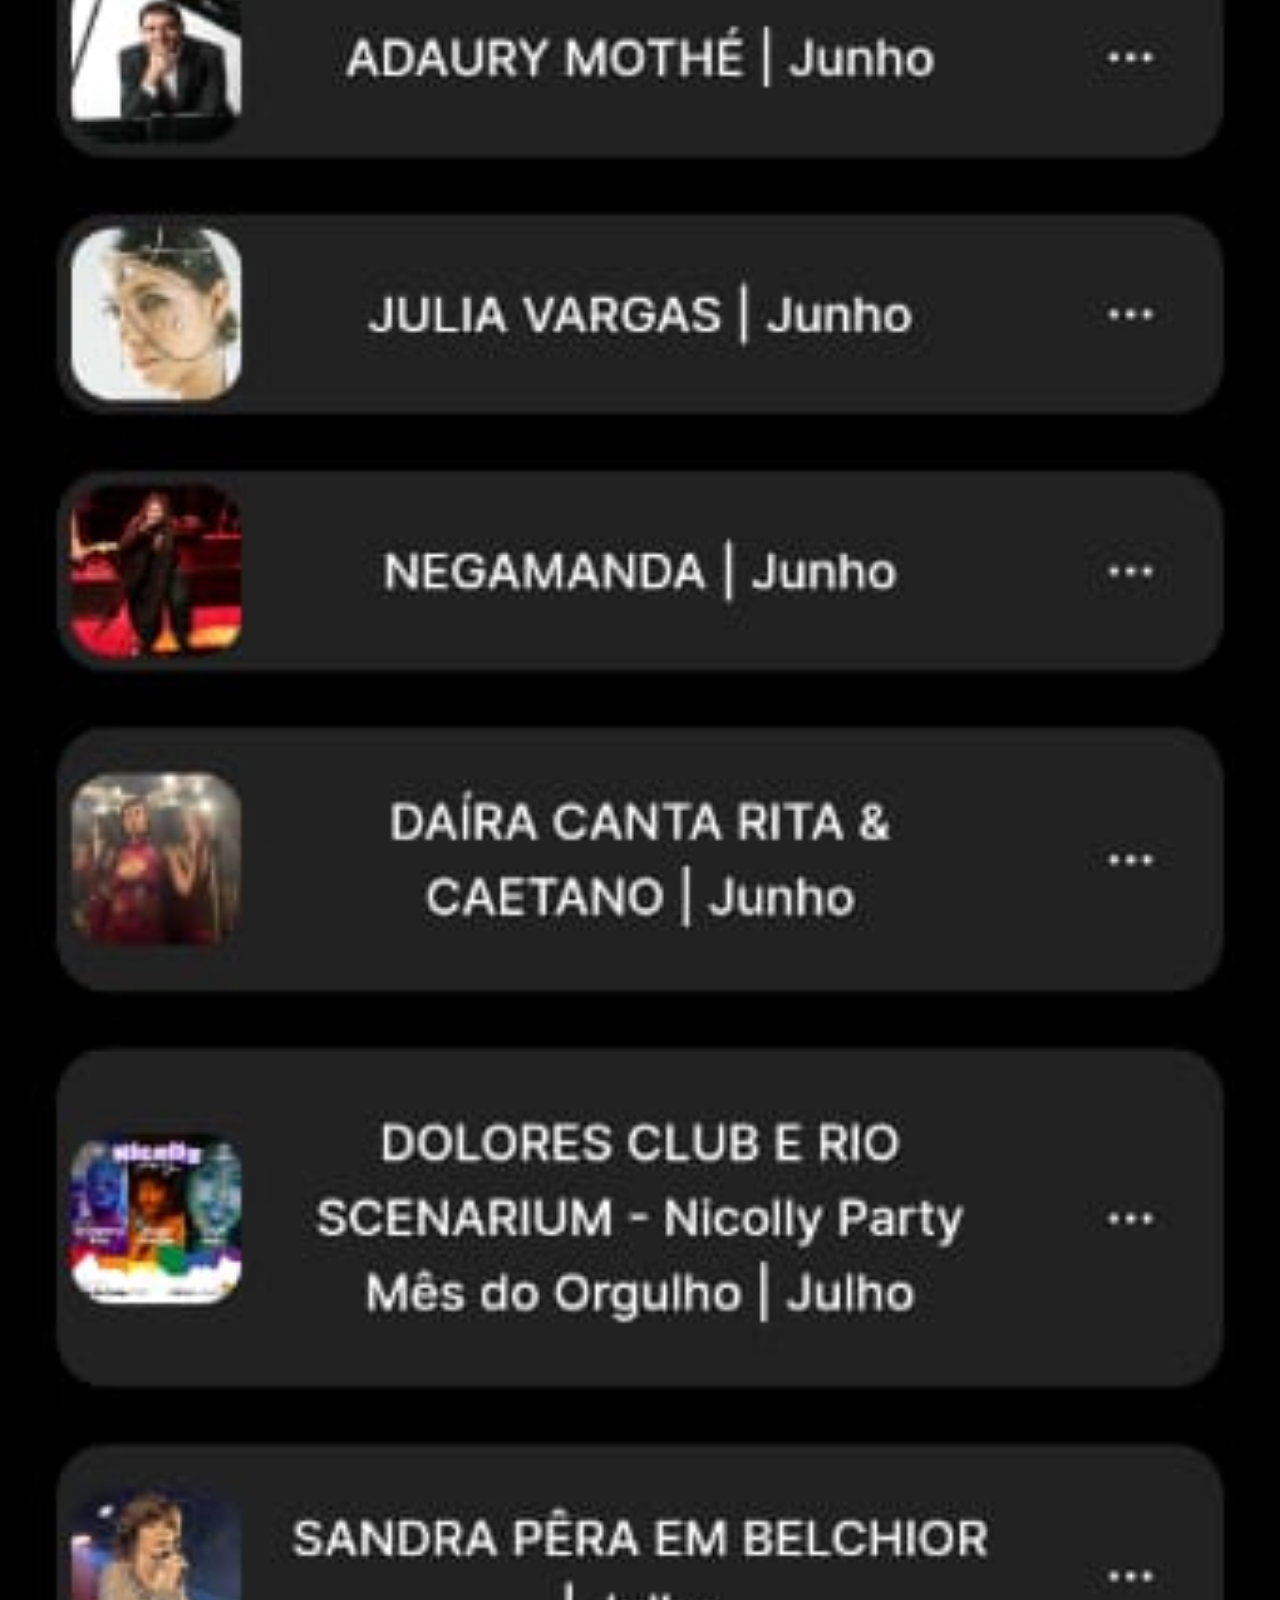
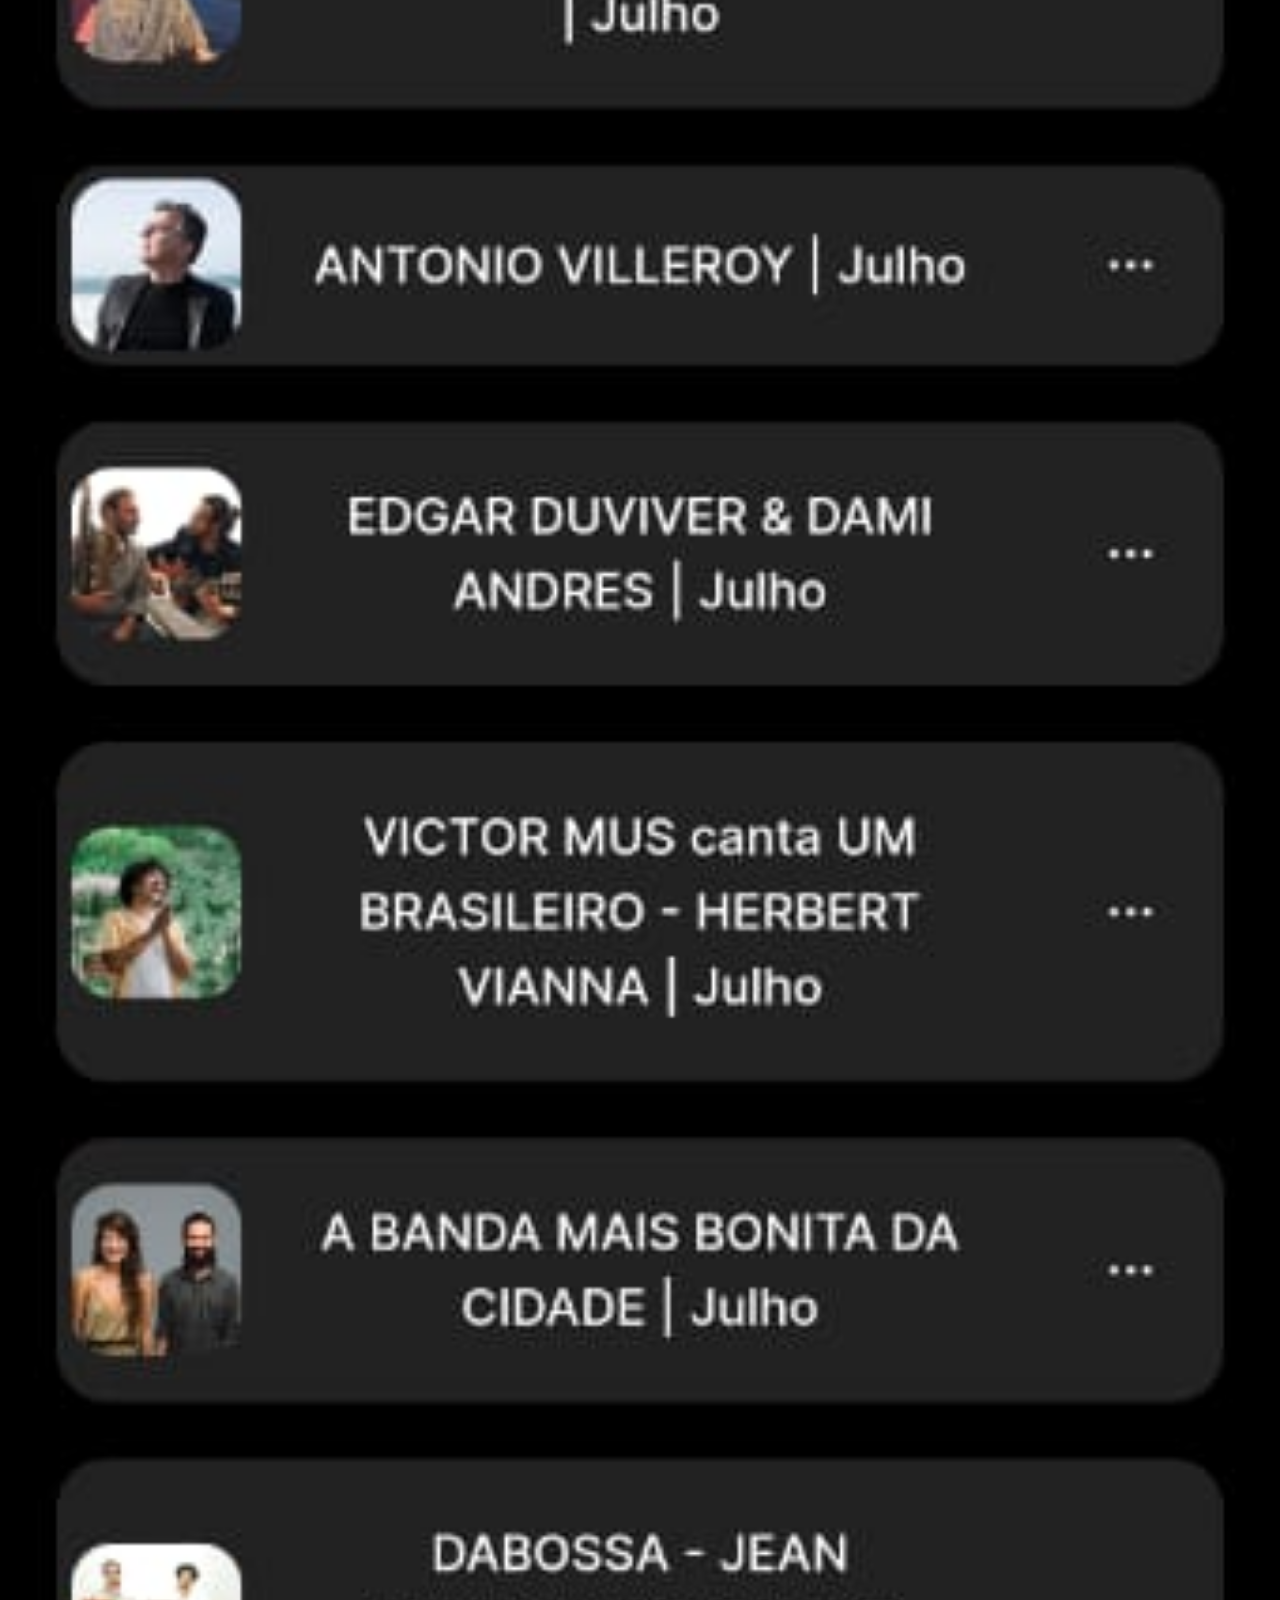
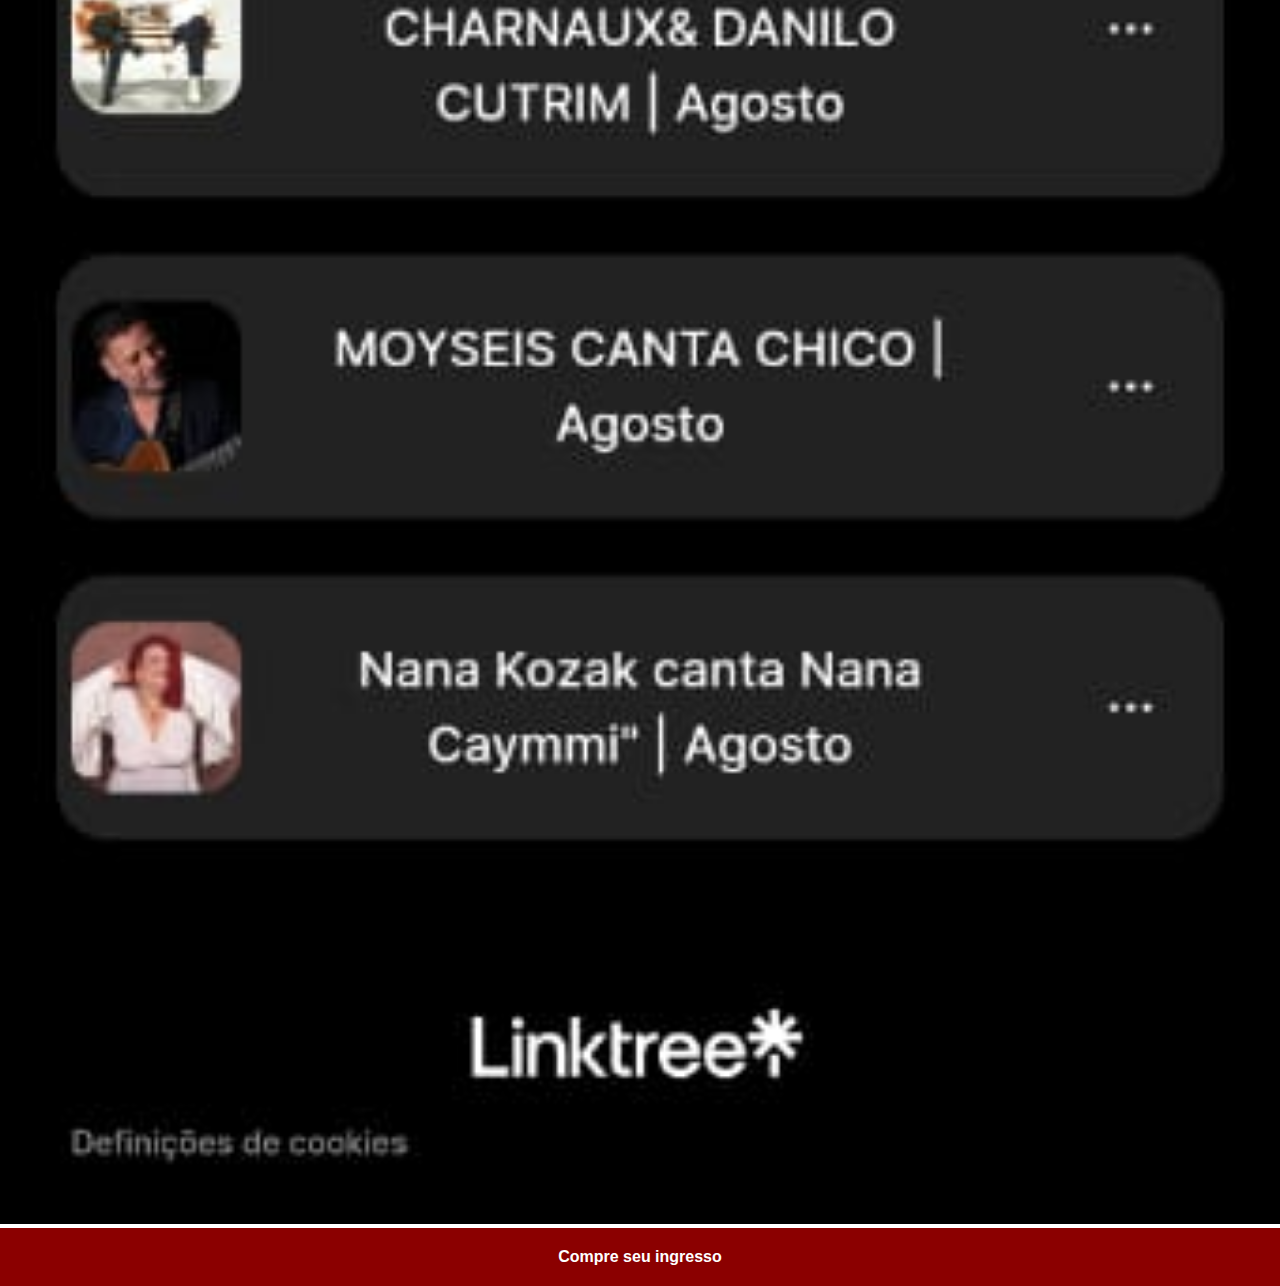
<file: twitter.html>
<!DOCTYPE html>
<html lang="pt-br">
<head>
    <meta charset="UTF-8">
    <meta name="viewport" content="width=device-width, initial-scale=1.0">
    <title>Twiter</title>
    <link rel="stylesheet" href="estilos/social.css">
</head>
<body>
    <img src="imagens/prog-dolores.jpg" alt="Twitter">
    <a href="https://linktr.ee/doloresclub" target="_blank">Compre seu ingresso</a>
</body>
</html>
</file>
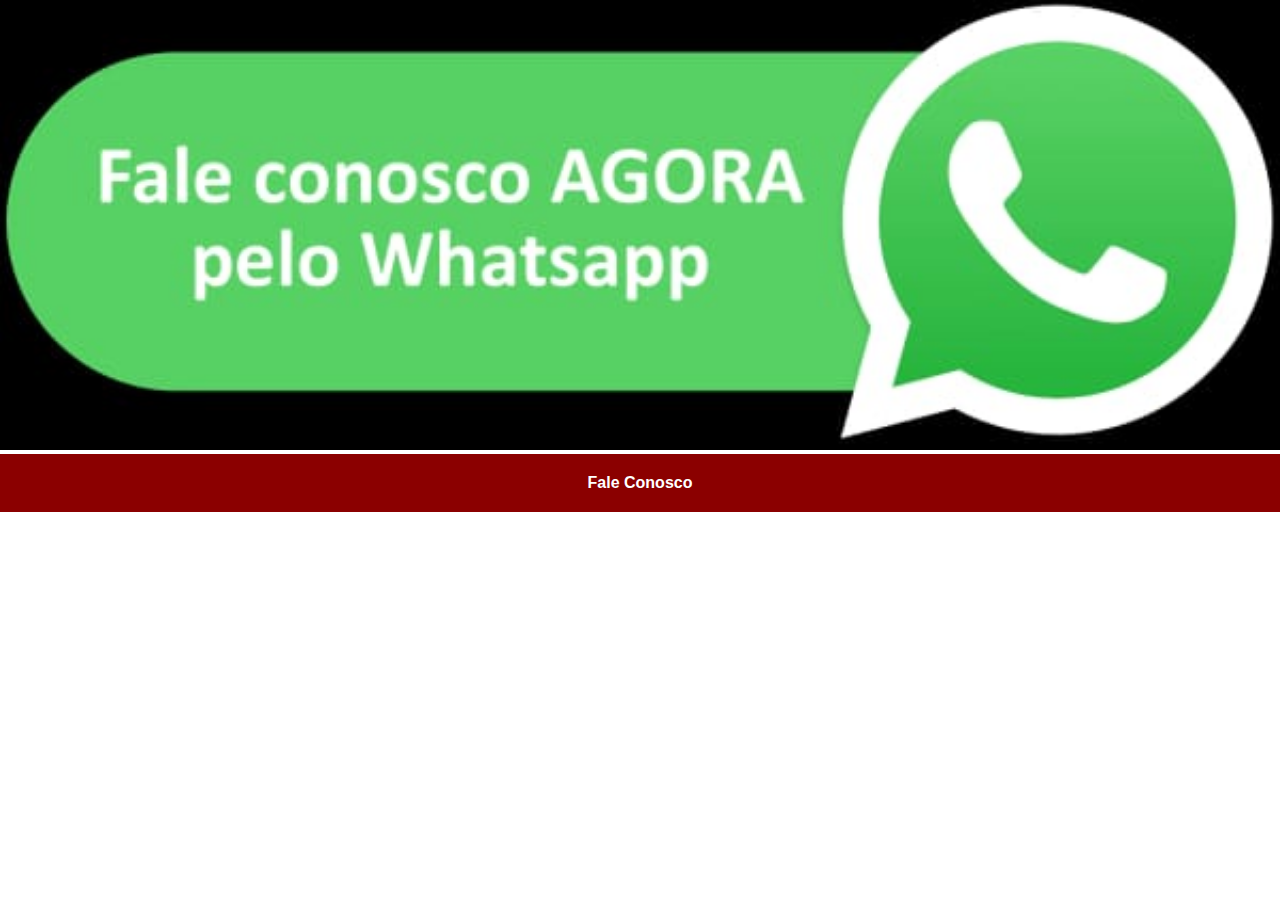
<file: whatsapp.html>
<!DOCTYPE html>
<html lang="pt-br">
<head>
    <meta charset="UTF-8">
    <meta name="viewport" content="width=device-width, initial-scale=1.0">
    <title>Youtube</title>
    <link rel="stylesheet" href="estilos/social.css">

</head>
<body>
    <img src="imagens/tela-whatsapp.jpg" alt="Youtube">
    <a href="https://api.whatsapp.com/send?phone=5521971523095&text=Ol%C3%A1,%20seja%20Bem-Vindo%20ao%20Whatsapp%20Dolores%20Club!" target="_blank">Fale Conosco</a>
</body>
</html>
</file>
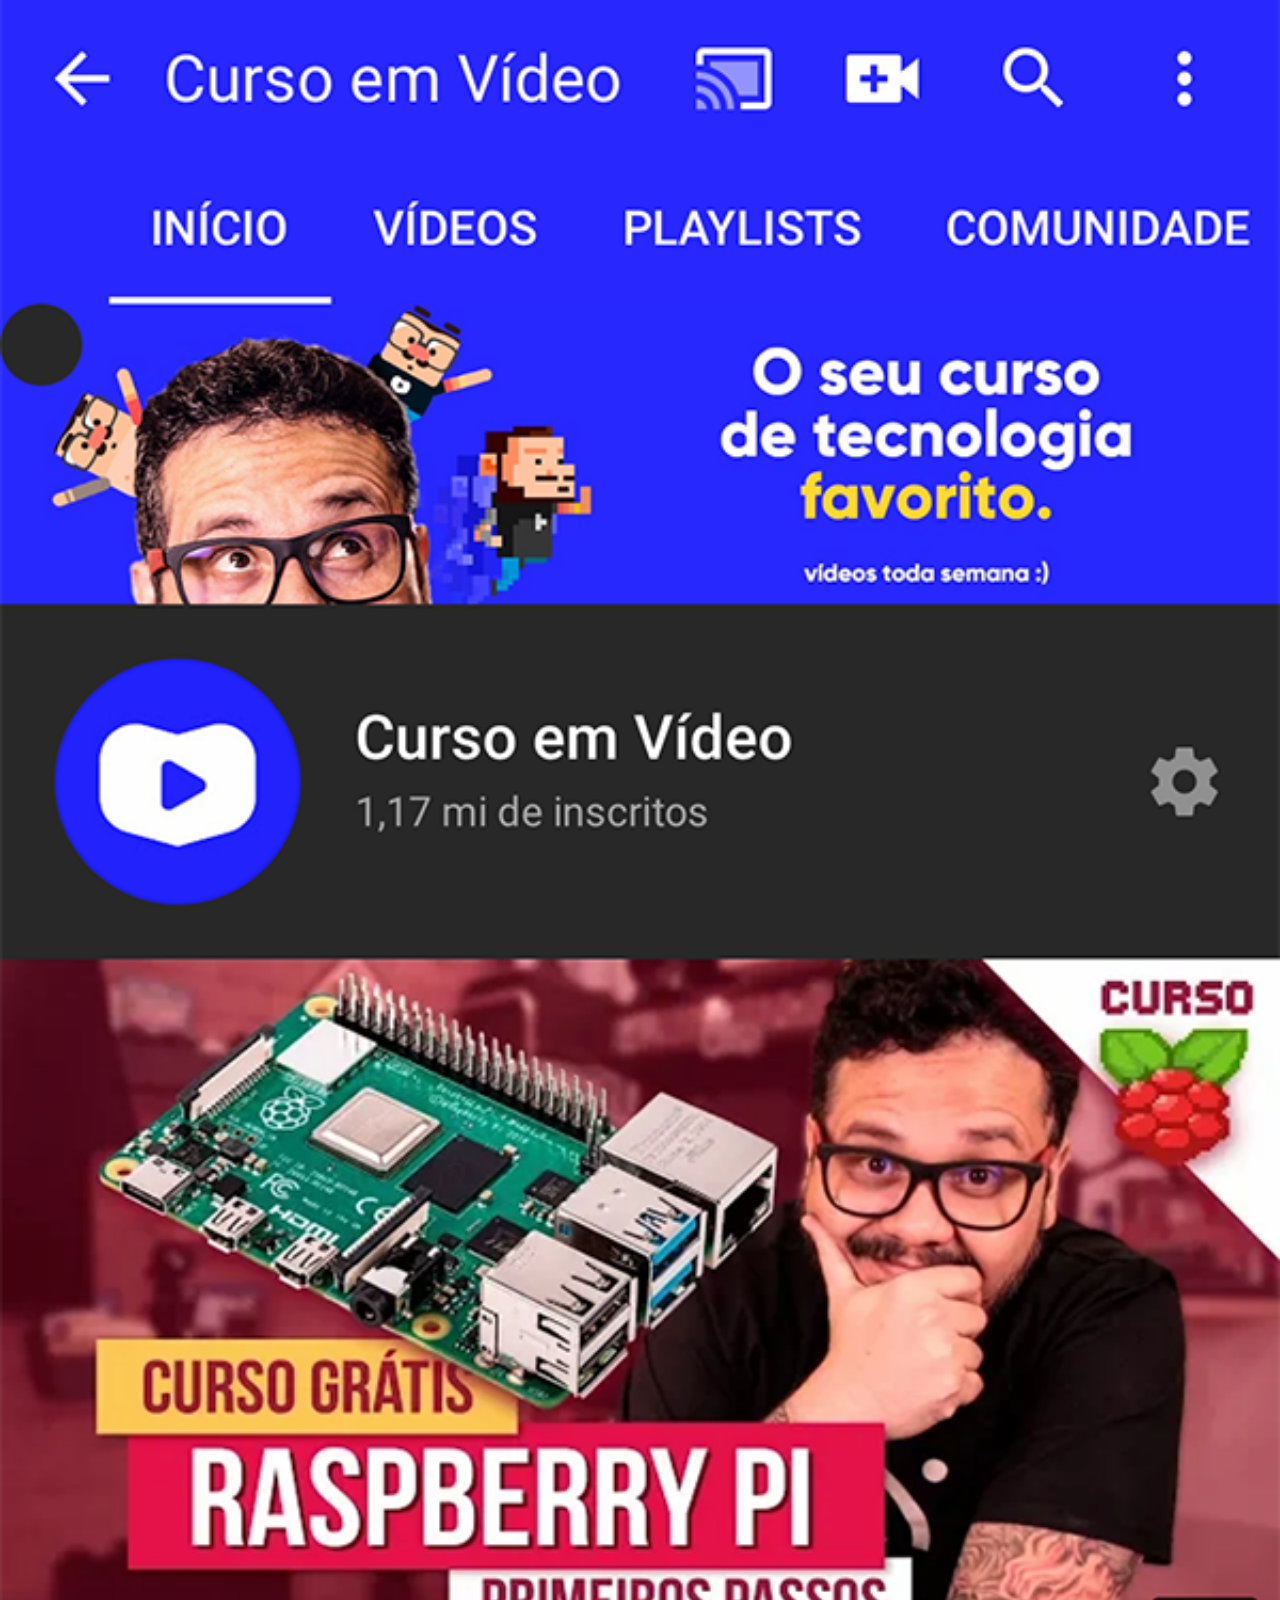
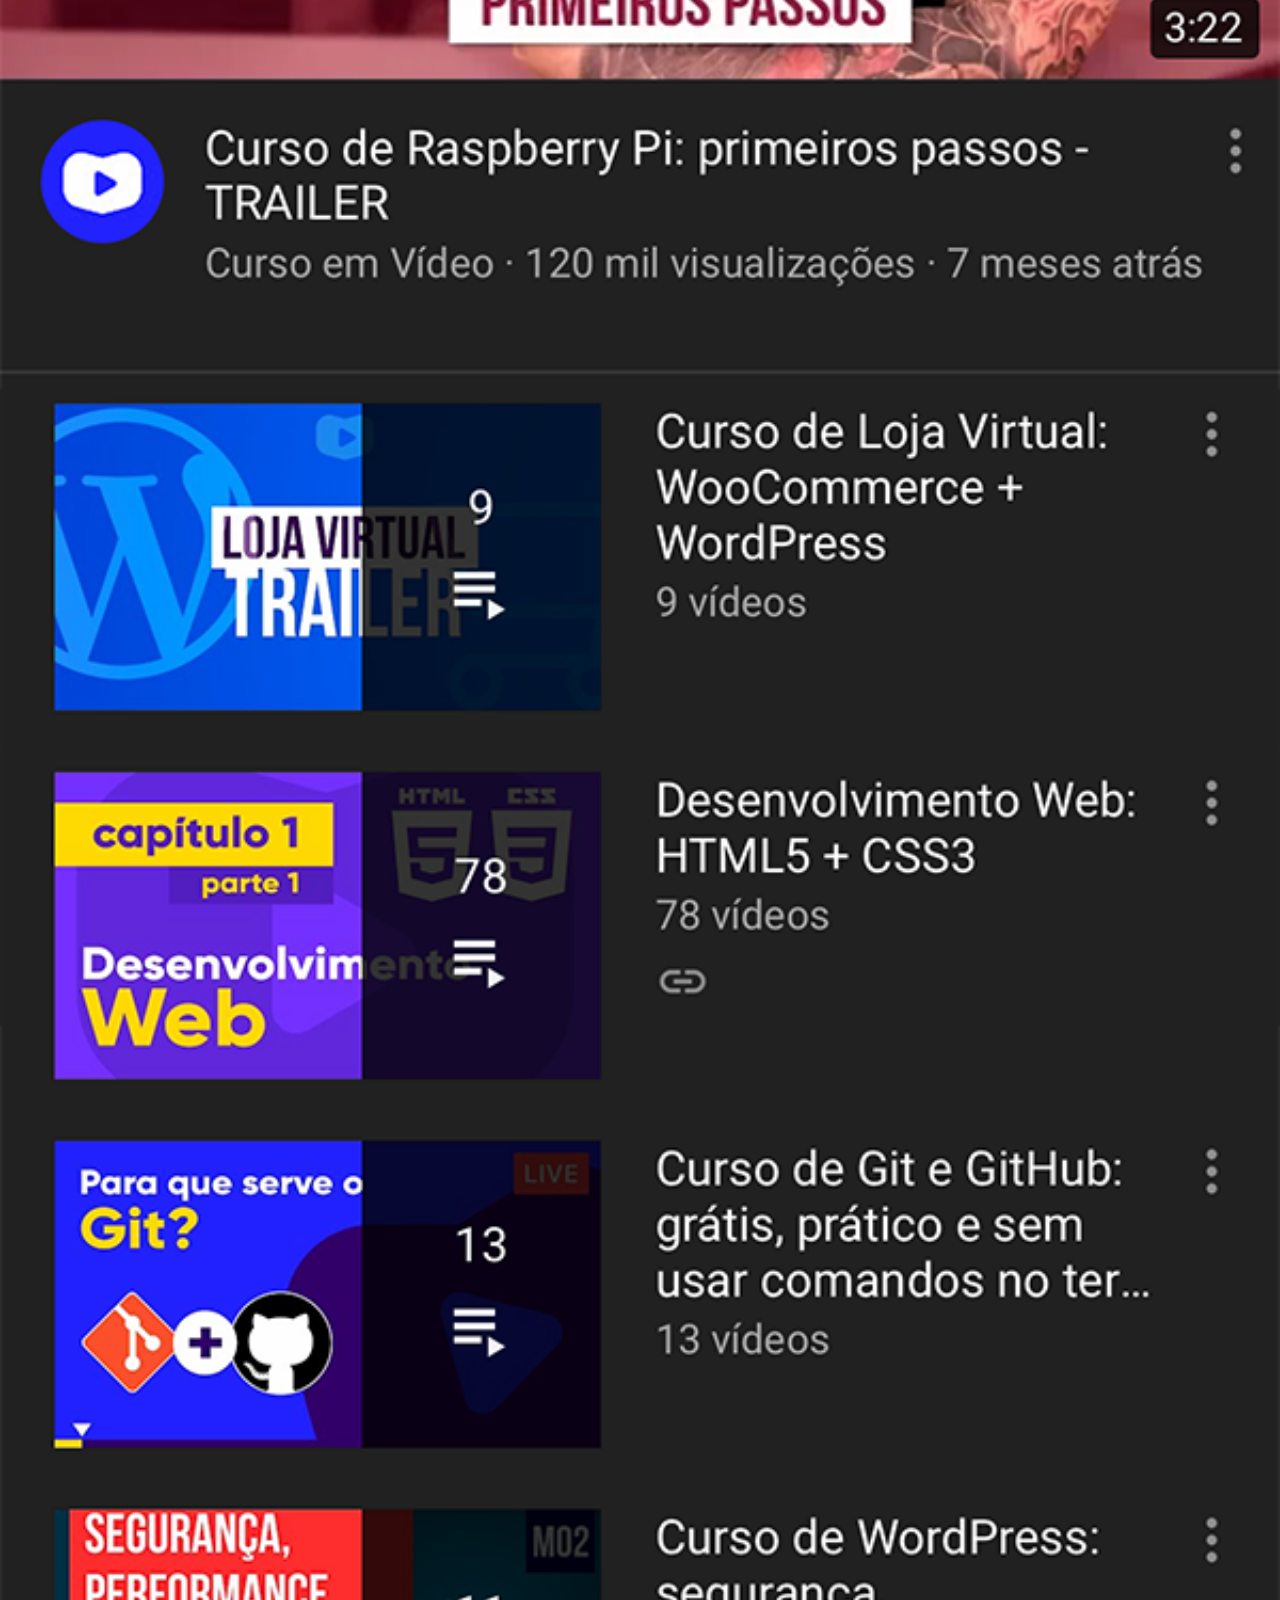
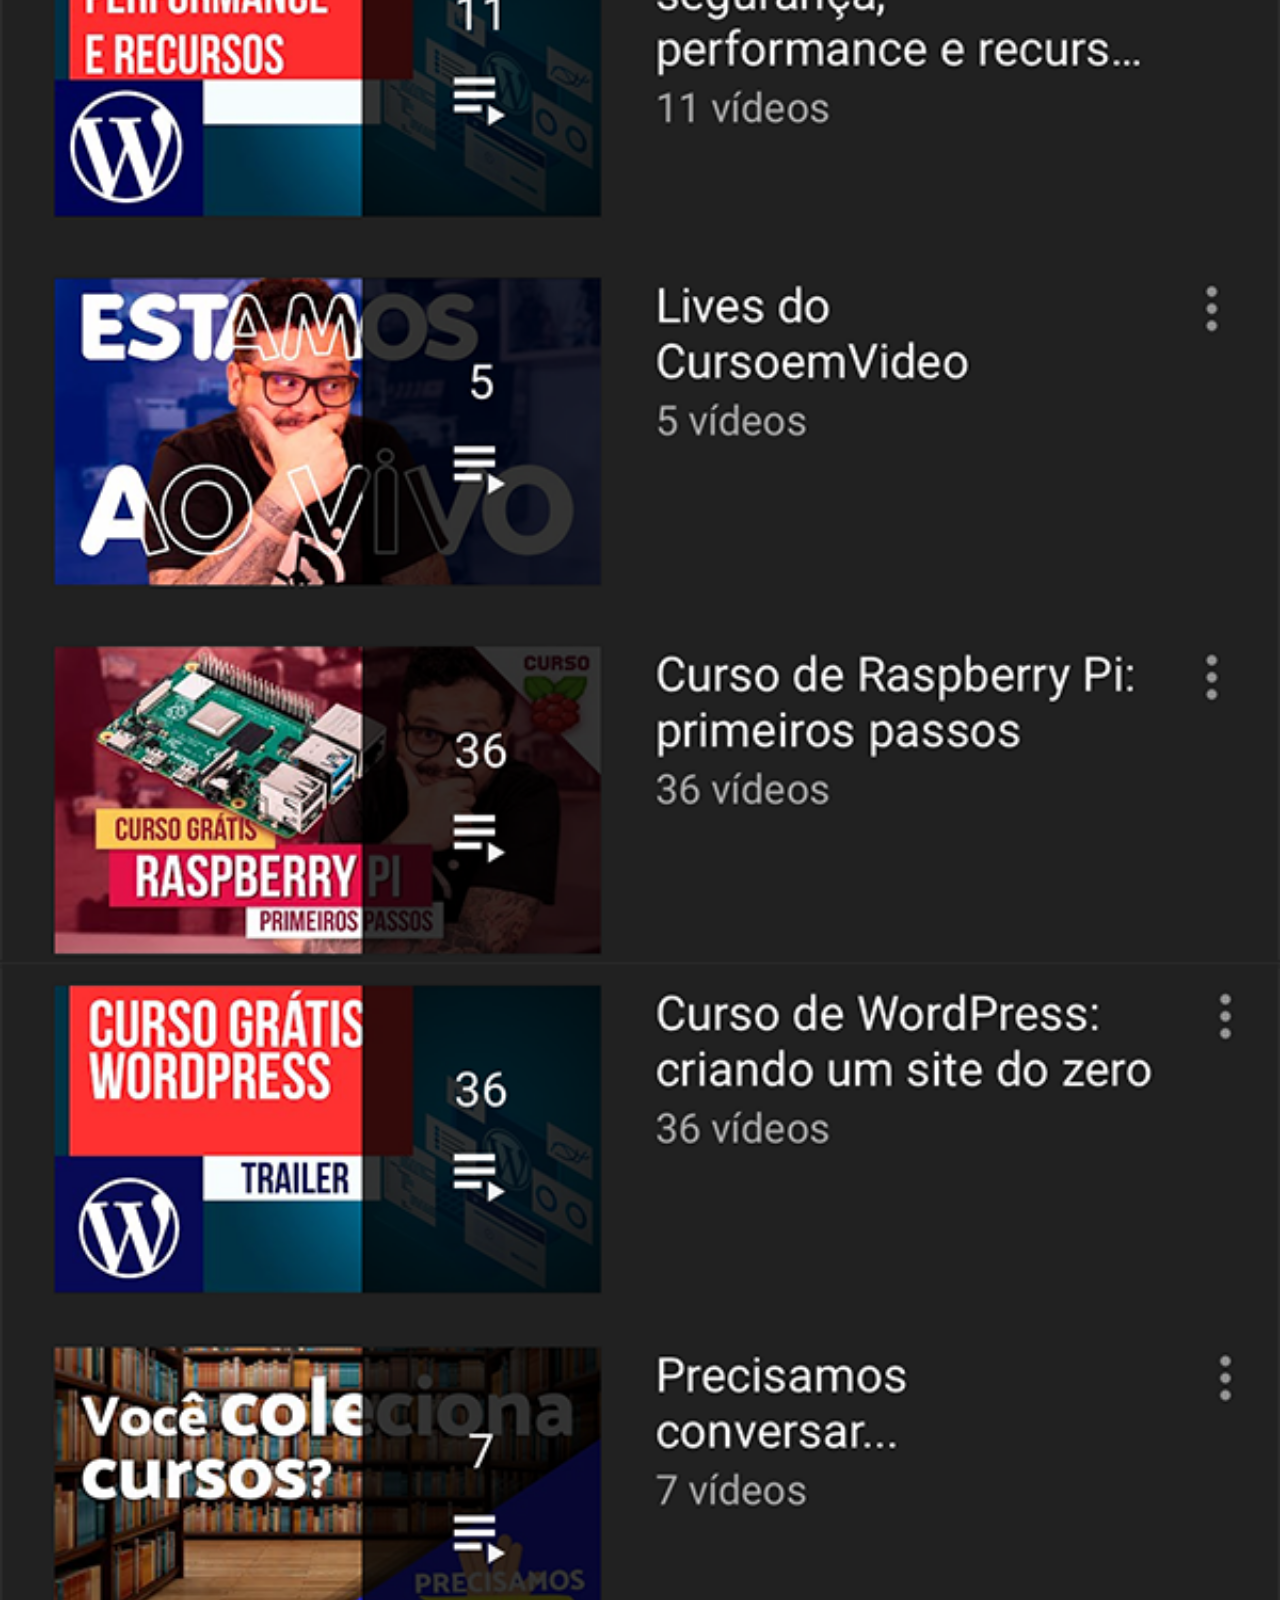
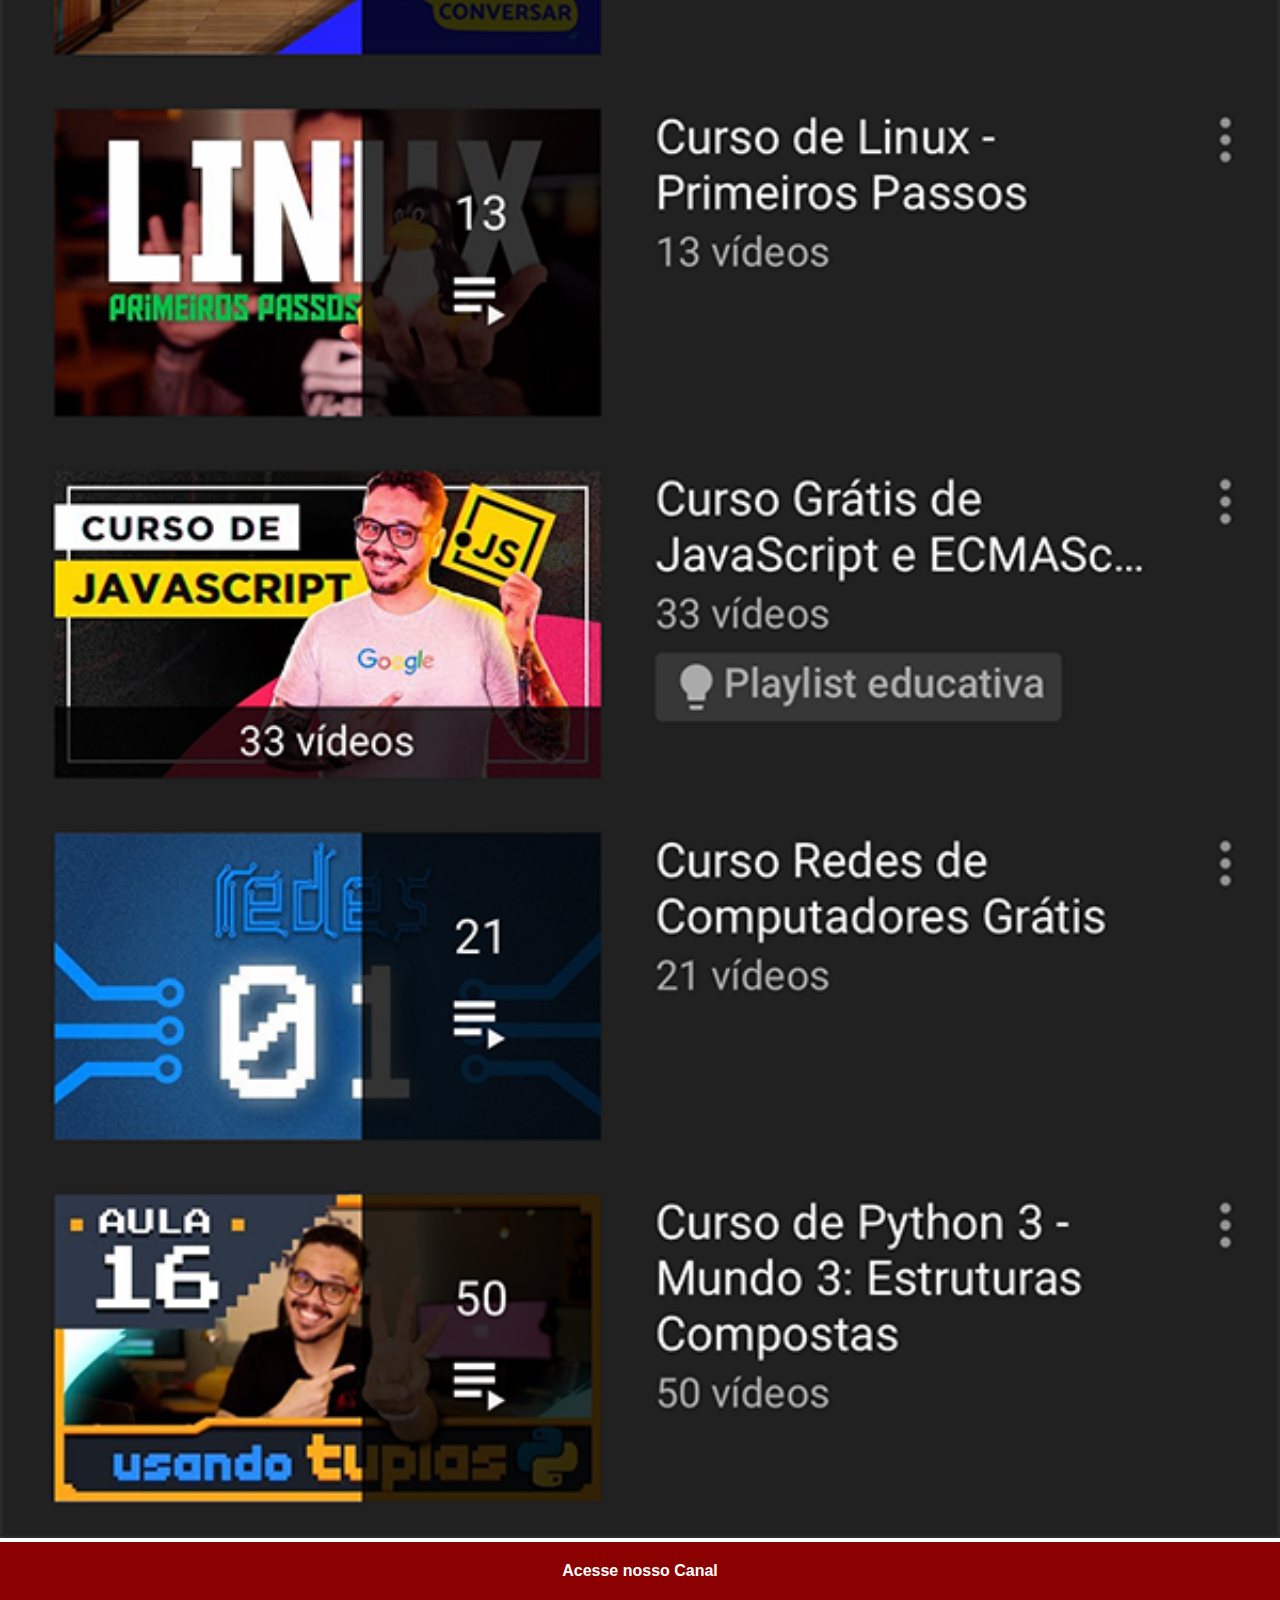
<file: youtube.html>
<!DOCTYPE html>
<html lang="pt-br">
<head>
    <meta charset="UTF-8">
    <meta name="viewport" content="width=device-width, initial-scale=1.0">
    <title>Youtube</title>
    <link rel="stylesheet" href="estilos/social.css">

</head>
<body>
    <img src="imagens/tela-youtube.png" alt="Youtube">
    <a href="https://www.youtube.com/@scenariumrio/playlists" target="_blank">Acesse nosso Canal</a>
</body>
</html>
</file>
<file: estilos/style.css>
@charset "URT-8";

* {
    margin: 0px;
    padding: 0px;
    font-family: Arial, Helvetica, sans-serif;
}

html, body {
    height: 100vh;
    width: 100vw;
    background-color: black;
}

body {
    background: url("../imagens/fundo-madeira.jpg") no-repeat top center;
    background-size: cover;
    background-attachment: fixed;
}

main {
    position: relative;
    height: 100vh;
}

section#telefone { /*# é ID*/
    position: absolute; /*Com isso, consigo posicionar ele como eu quero!*/
    top: 50%;
    left: 50%;
    transform: translate(-50%, -50%); /*Esse combo faz fica centralizado na tela*/

    height: 627px;
    width: 311px;
    background: url(../imagens/frame-iphone.png) no-repeat;
}

iframe#tela {
    position: relative;
    top: 80px;
    left: 22px;
    width: 267px;
    height: 471px;
}

/*Quando coloco o <br> no home, ele fica a esquerda! - Aqui eu jogo a direita ou pra onde eu quiser*/
section#redes-sociais { 
    text-align: right;
}

/*Fazendo os botões menoresm - Selecionanod a imagem dentro do Link*/
section#redes-sociais img {
    width: 50px;
    margin: 10px;
    border-radius: 50%;
    box-shadow: 2px 2px 5px rgb(0, 0, 0);
    box-sizing: border-box; /*Junto com o hover, ele mante o icone parado*/
}

section#redes-sociais img:hover{
    border: solid white;
    transform: translate(-3px, 3px);
    box-shadow: 5px 5px 10px rgba(189, 188, 188, 0.767);
    transition: 0.5s;
}

div#posicionamento {
    position: absolute;
}
</file>
<file: estilos/social.css>
@charset "UTF8-8";


* {
    margin: 0px;
    padding: 0px;
    font-family: Arial, Helvetica, sans-serif;
}

/*Esse combando, esconde a barra de rolagem da página!*/
::-webkit-scrollbar {
    width: 0px;
    height: 0px;
}

img {
    width: 100vw;
}

a {
    display: block; /*Faz com quem o botão "acesse", fique em baixo!*/
    background-color: darkred;
    color: white;
    padding: 20px;
    text-align: center;
    font-weight: bolder;
    text-decoration: none;
}

a:hover {
    background-color: red;
}
</file>
